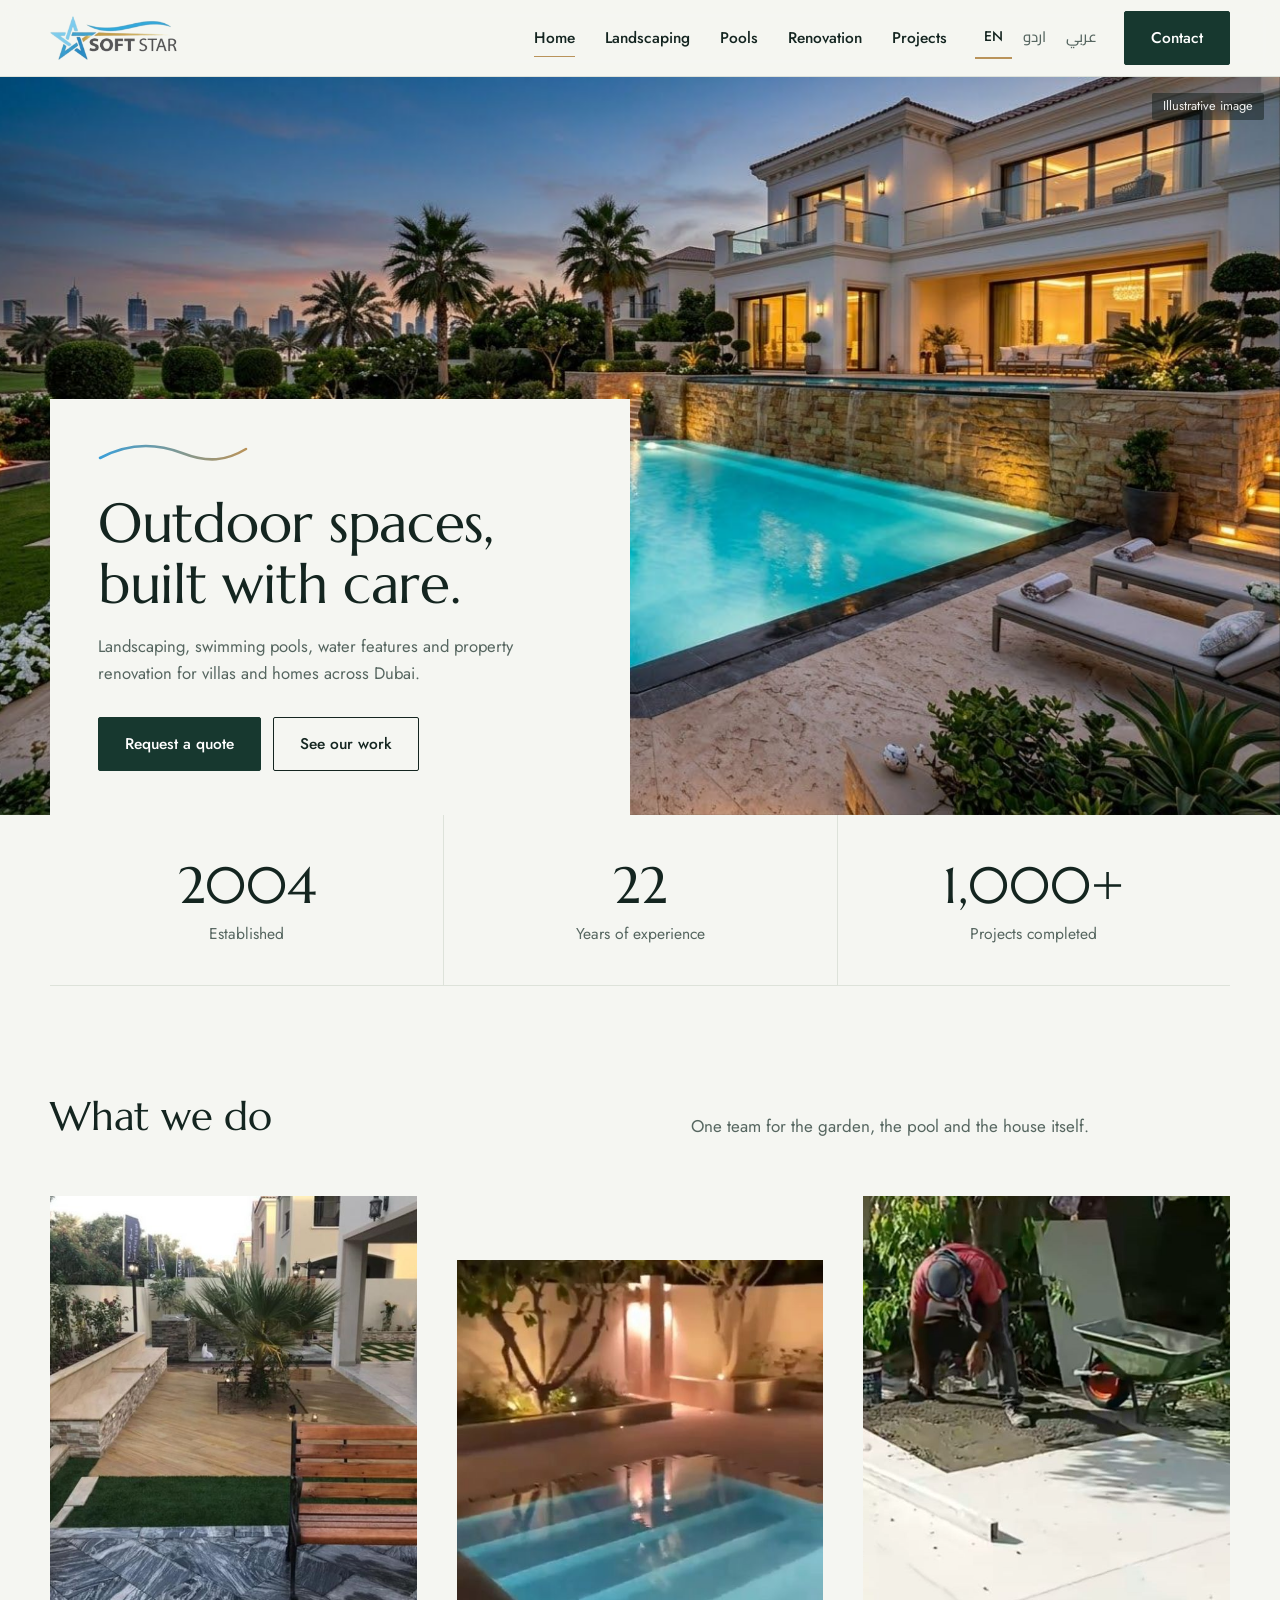
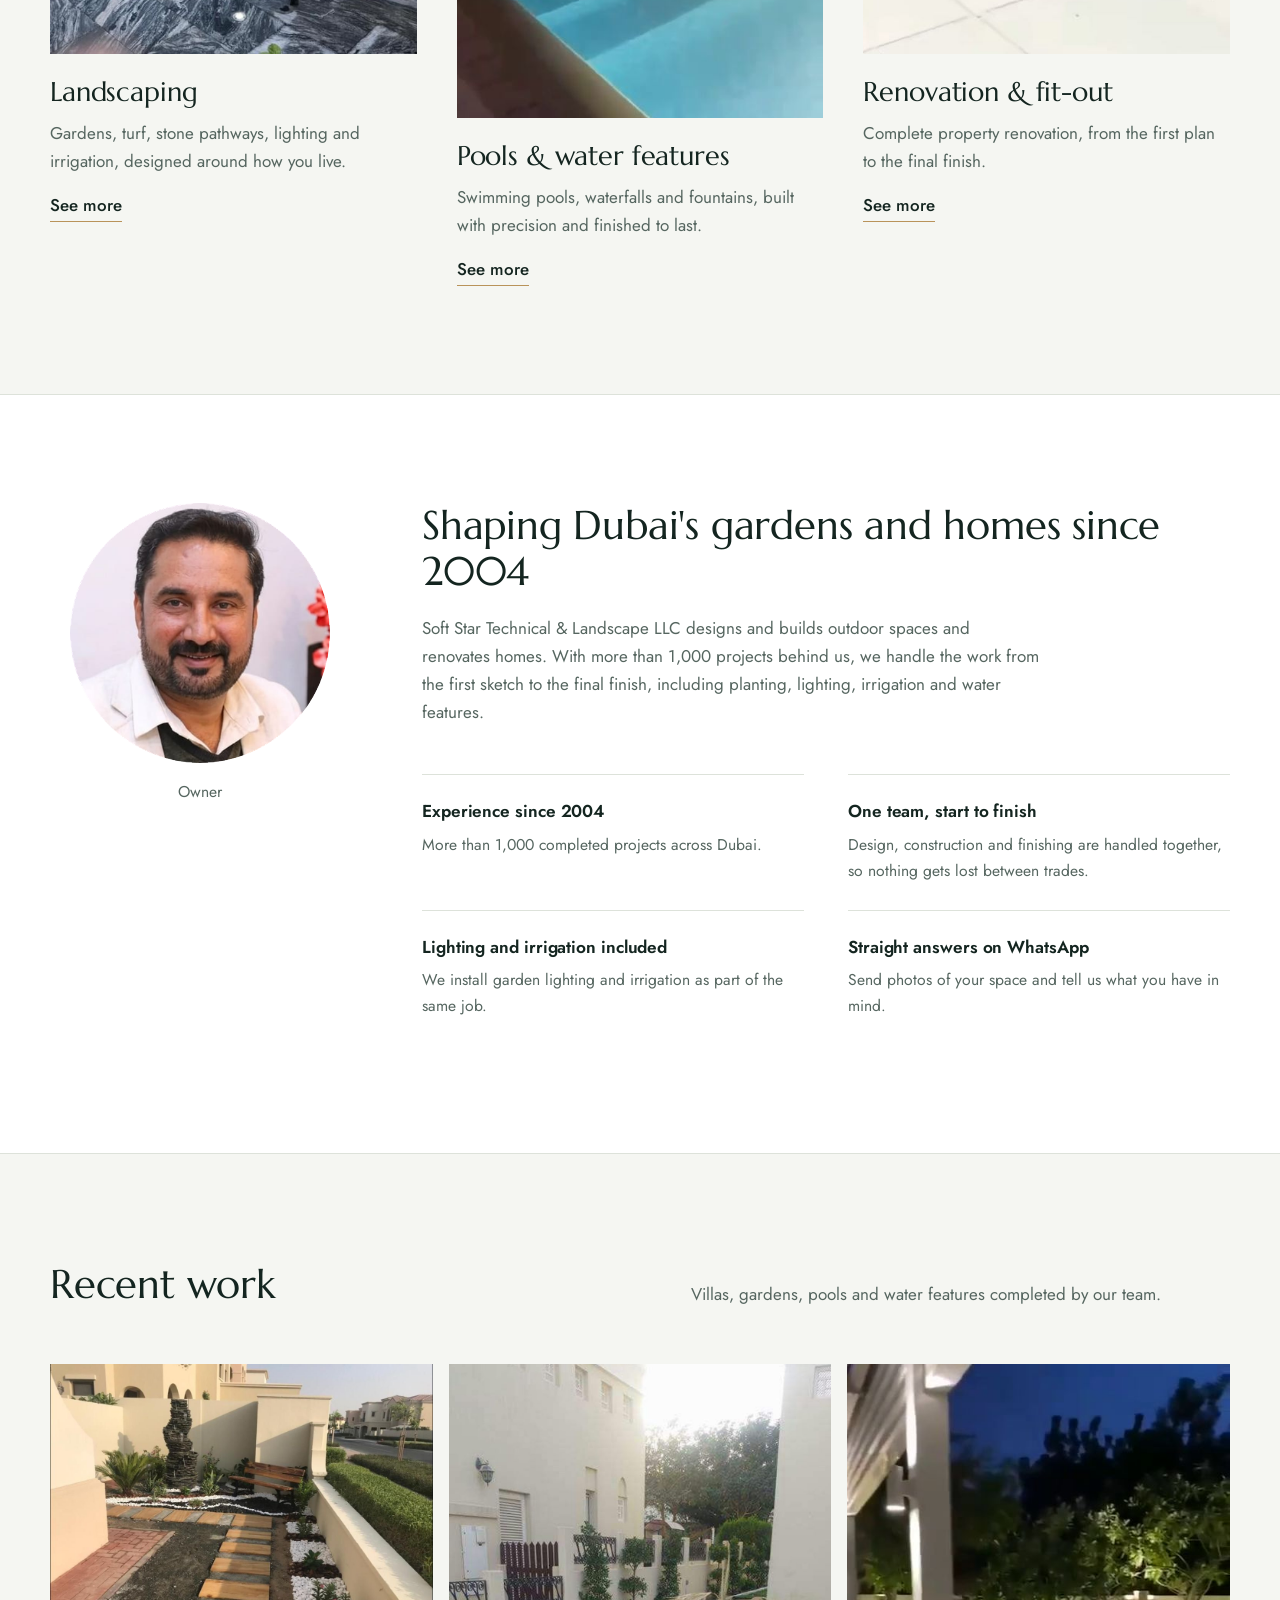
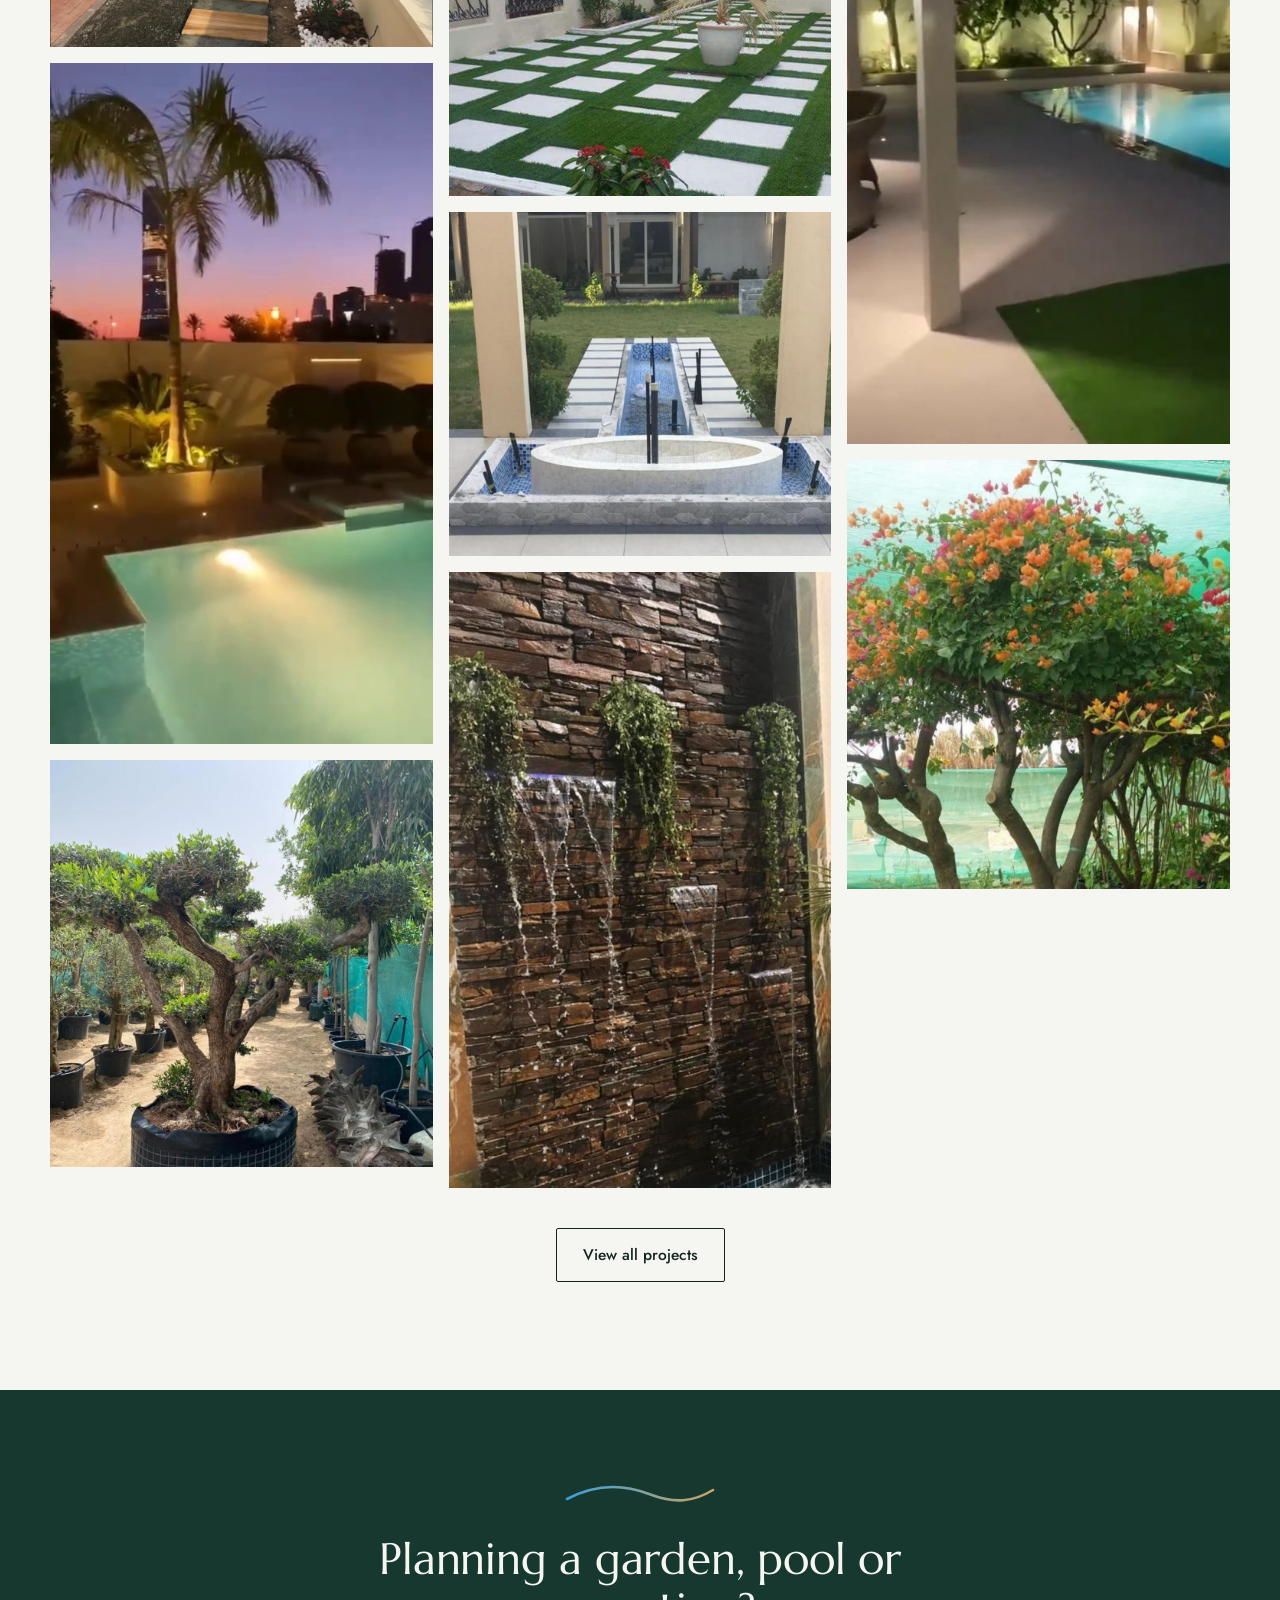
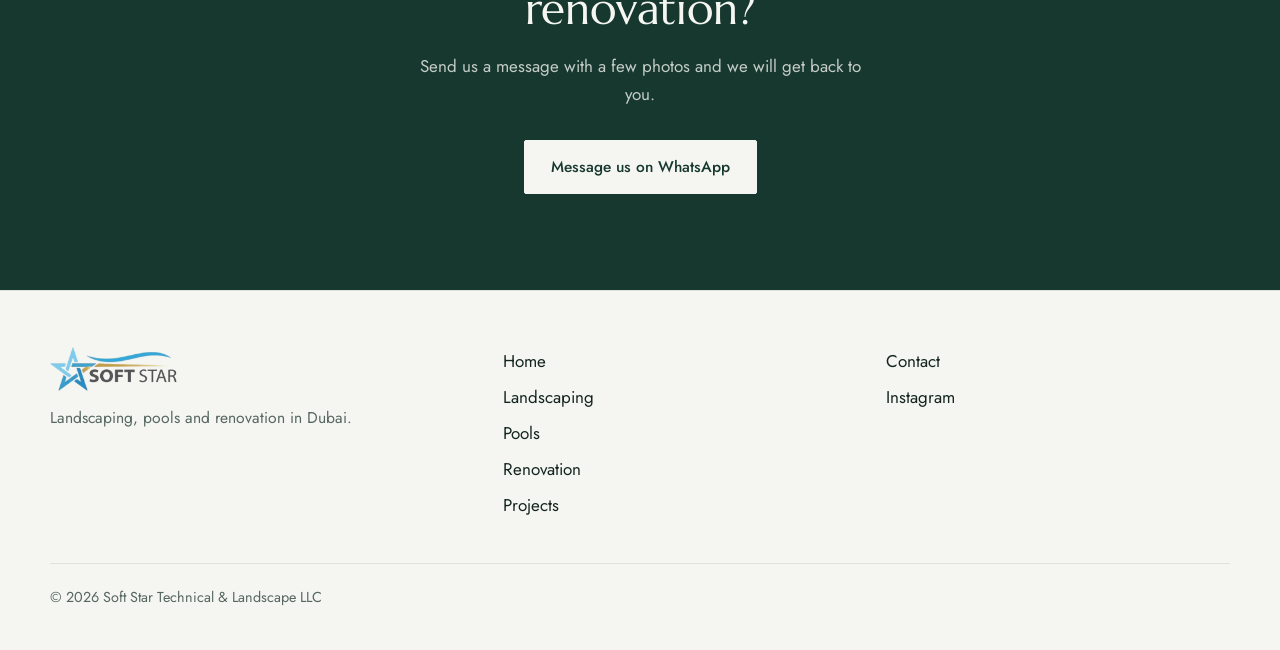
<file: index.html>
<!DOCTYPE html>
<html lang="en" dir="ltr">
<head>
<meta charset="utf-8">
<meta name="viewport" content="width=device-width, initial-scale=1, viewport-fit=cover">
<title>Soft Star | Landscaping, Pools &amp; Renovation in Dubai</title>
<meta name="description" content="Soft Star Technical &amp; Landscape LLC: landscaping, swimming pools, water features and property renovation in Dubai since 2004.">
<link rel="icon" type="image/png" href="logo-softstar-96.png">
<link rel="preconnect" href="https://fonts.googleapis.com">
<link rel="preconnect" href="https://fonts.gstatic.com" crossorigin>
<link href="https://fonts.googleapis.com/css2?family=Cairo:wght@400;600;700&family=Jost:wght@300;400;500;600&family=Marcellus&family=Noto+Nastaliq+Urdu:wght@400;600&display=swap" rel="stylesheet">
<link rel="stylesheet" href="style.css">
<style>
.hero-cap{position:absolute;top:16px;inset-inline-end:16px;z-index:2;font-size:.8rem;line-height:1;color:rgba(255,255,255,.92);background:rgba(10,20,17,.45);padding:7px 11px;border-radius:2px}
</style>
</head>
<body>

<header class="site-header">
  <div class="wrap bar">
    <a class="brand" href="#top" aria-label="Soft Star"><img src="logo-softstar-420.png" alt="Soft Star"></a>
    <nav class="nav" id="nav" aria-label="Main">
      <!-- Links go to Home sections for now; they will point to their own pages once those are built. -->
      <a href="#top" aria-current="page" data-i18n="nav.home">Home</a>
      <a href="landscaping.html" data-i18n="nav.landscaping">Landscaping</a>
      <a href="pools.html" data-i18n="nav.pools">Pools</a>
      <a href="renovation.html" data-i18n="nav.renovation">Renovation</a>
      <a href="projects.html" data-i18n="nav.projects">Projects</a>
      <a class="btn hide-d" href="contact.html" data-i18n="nav.contact" style="display:none">Contact</a>
    </nav>
    <div class="tools">
      <div class="lang" role="group" aria-label="Language">
        <button type="button" data-lang="en" aria-pressed="true">EN</button>
        <button type="button" data-lang="ur" lang="ur" aria-pressed="false">اردو</button>
        <button type="button" data-lang="ar" lang="ar" aria-pressed="false">عربي</button>
      </div>
      <a class="btn hide-m" href="contact.html" data-i18n="nav.contact">Contact</a>
      <a class="home-ico" href="#top" data-i18n-label="nav.home" aria-label="Home"><svg width="20" height="20" viewBox="0 0 24 24" fill="none" stroke="currentColor" stroke-width="1.8" stroke-linecap="round" stroke-linejoin="round" aria-hidden="true"><path d="M3 11.5 12 4l9 7.5"/><path d="M5.5 10v9.5h13V10"/><path d="M10 19.5v-5h4v5"/></svg></a>
      <button class="burger" id="burger" type="button" aria-label="Menu" aria-expanded="false" aria-controls="nav"><span></span></button>
    </div>
  </div>
</header>

<main id="top">
  <section class="hero">
    <img class="hero-img" src="villa-pool-dusk.jpg" alt="Swimming pool with a thatched gazebo, built by Soft Star" data-i18n-alt="hero.alt" width="1376" height="768">
    <span class="hero-cap" data-i18n="hero.cap">Illustrative image</span>
    <div class="hero-panel">
      <svg class="swoosh" viewBox="0 0 150 18" aria-hidden="true">
        <defs><linearGradient id="sw" x1="0" x2="1"><stop offset="0" stop-color="#3B9FD8"/><stop offset="1" stop-color="#B9935A"/></linearGradient></defs>
        <path d="M2 13 C 30 -2, 58 -2, 84 8 S 128 16, 148 4"/>
      </svg>
      <h1 data-i18n="hero.title">Outdoor spaces, built with care.</h1>
      <p class="sub" data-i18n="hero.sub">Landscaping, swimming pools, water features and property renovation for villas and homes across Dubai.</p>
      <div class="cta">
        <a class="btn wa" href="https://wa.me/971507698722" data-i18n="hero.cta1">Request a quote</a>
        <a class="btn ghost" href="#projects" data-i18n="hero.cta2">See our work</a>
      </div>
    </div>
  </section>

  <div class="wrap">
    <div class="stats">
      <div class="stat"><b>2004</b><span data-i18n="stat.est">Established</span></div>
      <div class="stat"><b data-years>22</b><span data-i18n="stat.years">Years of experience</span></div>
      <div class="stat"><b>1,000+</b><span data-i18n="stat.projects">Projects completed</span></div>
    </div>
  </div>

  <section class="section" id="services">
    <div class="wrap">
      <div class="section-head">
        <h2 data-i18n="svc.title">What we do</h2>
        <p data-i18n="svc.intro">One team for the garden, the pool and the house itself.</p>
      </div>
      <div class="svc-grid">
        <article class="svc">
          <figure><img src="landscape-villa.jpg" alt="Villa garden with sandstone paving, a bench and lantern" data-i18n-alt="svc1.alt" loading="lazy"></figure>
          <h3 data-i18n="svc1.title">Landscaping</h3>
          <p data-i18n="svc1.text">Gardens, turf, stone pathways, lighting and irrigation, designed around how you live.</p>
          <a class="more" href="landscaping.html" data-i18n="svc.more">See more</a>
        </article>
        <article class="svc">
          <figure><img src="vid-48.jpg" alt="Swimming pool lit at dusk" data-i18n-alt="svc2.alt" loading="lazy" style="object-position:center 70%"></figure>
          <h3 data-i18n="svc2.title">Pools &amp; water features</h3>
          <p data-i18n="svc2.text">Swimming pools, waterfalls and fountains, built with precision and finished to last.</p>
          <a class="more" href="pools.html" data-i18n="svc.more">See more</a>
        </article>
        <article class="svc">
          <figure><img src="tiles-work.jpg" alt="Our team laying large porcelain tiles" data-i18n-alt="svc3.alt" loading="lazy"></figure>
          <h3 data-i18n="svc3.title">Renovation &amp; fit-out</h3>
          <p data-i18n="svc3.text">Complete property renovation, from the first plan to the final finish.</p>
          <a class="more" href="renovation.html" data-i18n="svc.more">See more</a>
        </article>
      </div>
    </div>
  </section>

  <section class="about-wrap" id="about">
    <div class="wrap section">
      <div class="about">
        <figure class="owner" style="margin:0">
          <img src="owner-portrait-360.png" alt="Owner of Soft Star" data-i18n-alt="about.alt" loading="lazy">
          <figcaption data-i18n="about.caption">Owner</figcaption>
        </figure>
        <div>
          <h2 data-i18n="about.title">Shaping Dubai's gardens and homes since 2004</h2>
          <p class="lead" data-i18n="about.text">Soft Star Technical &amp; Landscape LLC designs and builds outdoor spaces and renovates homes. With more than 1,000 projects behind us, we handle the work from the first sketch to the final finish, including planting, lighting, irrigation and water features.</p>
          <div class="why">
            <div><h3 data-i18n="why1.t">Experience since 2004</h3><p data-i18n="why1.p">More than 1,000 completed projects across Dubai.</p></div>
            <div><h3 data-i18n="why2.t">One team, start to finish</h3><p data-i18n="why2.p">Design, construction and finishing are handled together, so nothing gets lost between trades.</p></div>
            <div><h3 data-i18n="why3.t">Lighting and irrigation included</h3><p data-i18n="why3.p">We install garden lighting and irrigation as part of the same job.</p></div>
            <div><h3 data-i18n="why4.t">Straight answers on WhatsApp</h3><p data-i18n="why4.p">Send photos of your space and tell us what you have in mind.</p></div>
          </div>
        </div>
      </div>
    </div>
  </section>

  <section class="section" id="projects">
    <div class="wrap">
      <div class="section-head">
        <h2 data-i18n="proj.title">Recent work</h2>
        <p data-i18n="proj.intro">Villas, gardens, pools and water features completed by our team.</p>
      </div>
      <div class="masonry" id="gallery">
        <button class="tile" type="button"><img src="slate-fountain.jpg" alt="Stone path, white pebble beds and a slate fountain" data-i18n-alt="g1.alt" loading="lazy"></button>
        <button class="tile" type="button"><img src="vid-54.jpg" alt="Pool and garden lit at sunset" data-i18n-alt="g2.alt" loading="lazy"></button>
        <button class="tile" type="button"><img src="olive-nursery.jpg" alt="Shaped olive trees in large pots" data-i18n-alt="g3.alt" loading="lazy"></button>
        <button class="tile" type="button"><img src="turf-pavers.jpg" alt="Artificial turf with white paving slabs" data-i18n-alt="g4.alt" loading="lazy"></button>
        <button class="tile" type="button"><img src="fountain.jpg" alt="Tiled fountain and water channel" data-i18n-alt="g5.alt" loading="lazy"></button>
        <button class="tile" type="button"><img src="waterfall-wall.jpg" alt="Stone wall waterfall with planters" data-i18n-alt="g6.alt" loading="lazy"></button>
        <button class="tile" type="button"><img src="vid-24.jpg" alt="Pergola and pool at night" data-i18n-alt="g7.alt" loading="lazy"></button>
        <button class="tile" type="button"><img src="bougainvillea.jpg" alt="Bougainvillea trees in pots" data-i18n-alt="g8.alt" loading="lazy"></button>
      </div>
      <div class="proj-foot"><a class="btn ghost" href="projects.html" data-i18n="proj.all">View all projects</a></div>
    </div>
  </section>

  <section class="band" id="contact">
    <div class="wrap">
      <svg class="swoosh" viewBox="0 0 150 18" aria-hidden="true">
        <defs><linearGradient id="sw2" x1="0" x2="1"><stop offset="0" stop-color="#3B9FD8"/><stop offset="1" stop-color="#C9A468"/></linearGradient></defs>
        <path d="M2 13 C 30 -2, 58 -2, 84 8 S 128 16, 148 4" style="stroke:url(#sw2)"/>
      </svg>
      <h2 data-i18n="cta.title">Planning a garden, pool or renovation?</h2>
      <p data-i18n="cta.text">Send us a message with a few photos and we will get back to you.</p>
      <a class="btn wa" href="https://wa.me/971507698722" data-i18n="cta.btn">Message us on WhatsApp</a>
    </div>
  </section>
</main>

<footer>
  <div class="wrap">
    <div class="foot">
      <div>
        <a class="foot-logo" href="#top" aria-label="Soft Star"><img src="logo-softstar-420.png" alt="Soft Star"></a>
        <p data-i18n="foot.line">Landscaping, pools and renovation in Dubai.</p>
      </div>
      <ul>
        <li><a href="#top" aria-current="page" data-i18n="nav.home">Home</a></li>
        <li><a href="landscaping.html" data-i18n="nav.landscaping">Landscaping</a></li>
        <li><a href="pools.html" data-i18n="nav.pools">Pools</a></li>
        <li><a href="renovation.html" data-i18n="nav.renovation">Renovation</a></li>
        <li><a href="projects.html" data-i18n="nav.projects">Projects</a></li>
      </ul>
      <ul>
        <li><a class="" href="contact.html" data-i18n="nav.contact">Contact</a></li>
        <li><a href="https://www.instagram.com/softstardubai/" target="_blank" rel="noopener">Instagram</a></li>
      </ul>
    </div>
    <div class="legal">&copy; <span data-year>2026</span> Soft Star Technical &amp; Landscape LLC</div>
  </div>
</footer>

<div class="lb" id="lb" role="dialog" aria-modal="true" aria-label="Photo viewer">
  <button class="x" type="button" id="lbx" aria-label="Close">&times;</button>
  <button class="p" type="button" id="lbp" aria-label="Previous">&#8249;</button>
  <img id="lbimg" alt="" src="[data-uri]">
  <button class="n" type="button" id="lbn" aria-label="Next">&#8250;</button>
</div>

<script>window.PAGE_I18N={
 "en": {
  "hero.alt": "Luxury villa swimming pool at dusk with a stone waterfall wall",
  "hero.cap": "Illustrative image"
 },
 "ur": {
  "hero.alt": "شام کے وقت پتھر کی آبشار والی دیوار کے ساتھ لگژری ولا کا سوئمنگ پول",
  "hero.cap": "نمائشی تصویر"
 },
 "ar": {
  "hero.alt": "مسبح فيلا فاخر وقت الغروب مع جدار شلال حجري",
  "hero.cap": "صورة توضيحية"
 }
};</script>
<script src="app.js"></script>
</body>
</html>
</file>
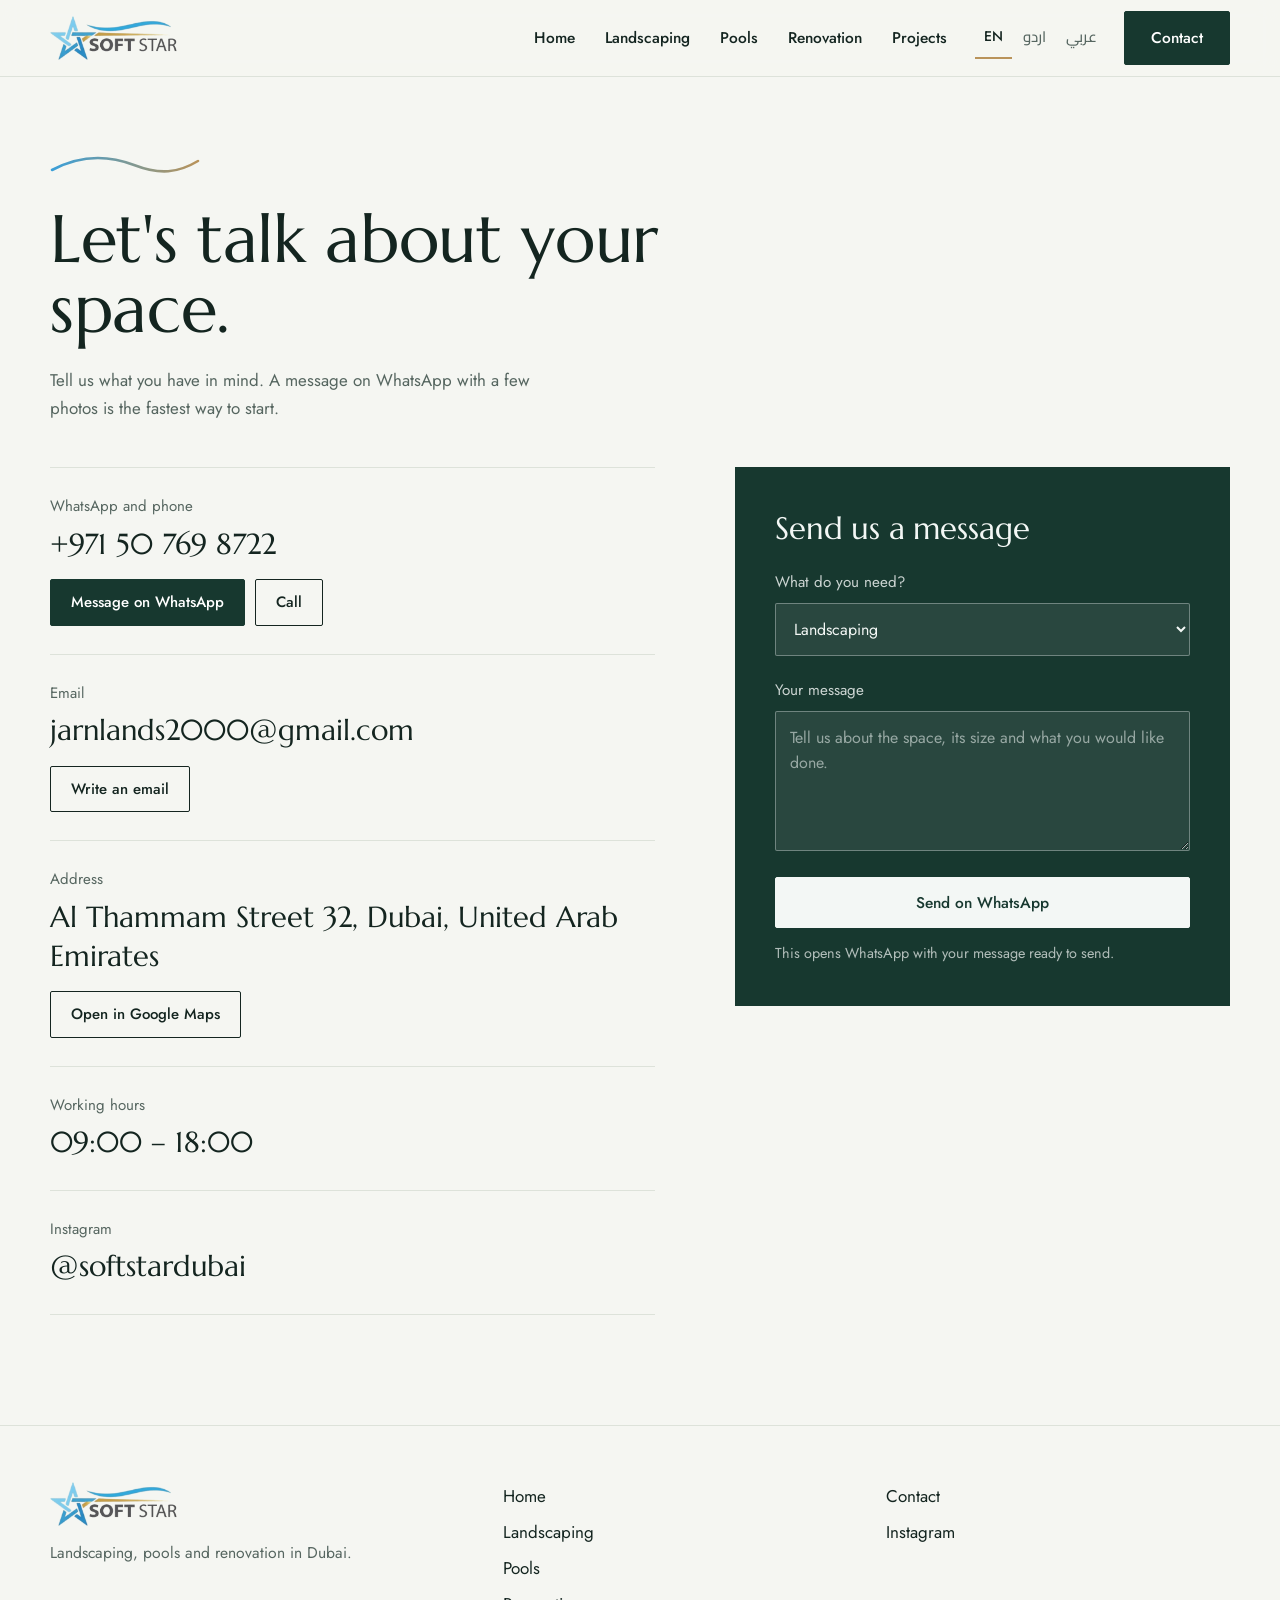
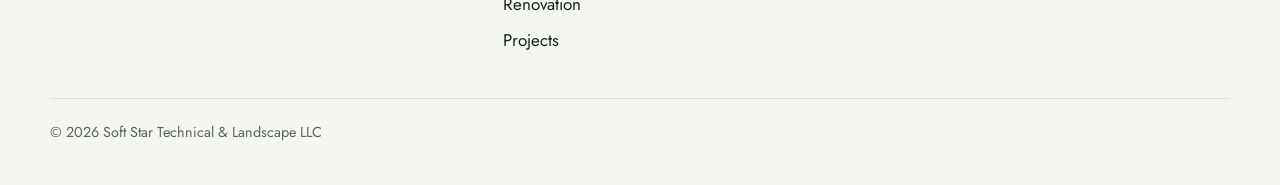
<file: contact.html>
<!DOCTYPE html>
<html lang="en" dir="ltr">
<head>
<meta charset="utf-8">
<meta name="viewport" content="width=device-width, initial-scale=1, viewport-fit=cover">
<title>Contact | Soft Star</title>
<meta name="description" content="Contact Soft Star Technical &amp; Landscape LLC in Dubai by WhatsApp, phone or email for landscaping, pools and renovation.">
<link rel="icon" type="image/png" href="logo-softstar-96.png">
<link rel="preconnect" href="https://fonts.googleapis.com">
<link rel="preconnect" href="https://fonts.gstatic.com" crossorigin>
<link href="https://fonts.googleapis.com/css2?family=Cairo:wght@400;600;700&family=Jost:wght@300;400;500;600&family=Marcellus&family=Noto+Nastaliq+Urdu:wght@400;600&display=swap" rel="stylesheet">
<link rel="stylesheet" href="style.css">
<style>
.ct-hero{padding:80px 0 44px}
.ct-hero h1{font-size:calc(clamp(2.5rem,5.2vw,4.6rem) * var(--h1-scale));line-height:1.05;max-width:14ch}
html[lang="ur"] .ct-hero h1,html[lang="ar"] .ct-hero h1{max-width:none}
html[lang="ur"] .ct-hero h1{line-height:1.7}
.ct-hero .sub{margin-top:22px;color:var(--muted);max-width:52ch;font-size:1.06rem}
.ct-grid{display:grid;grid-template-columns:minmax(0,1.1fr) minmax(0,.9fr);gap:80px;align-items:start;padding-bottom:110px}
.ct-row{border-top:1px solid var(--line);padding:26px 0 28px}
.ct-row:last-child{border-bottom:1px solid var(--line)}
.ct-row dt{color:var(--muted);font-size:.94rem}
.ct-row dd{margin:6px 0 0}
.ct-list{margin:0}
.big{display:block;font-family:var(--f-display);font-size:clamp(1.45rem,2.3vw,2rem);line-height:1.3;color:var(--ink);text-decoration:none;word-break:break-word;unicode-bidi:plaintext}
html[lang="ar"] .big,html[lang="ur"] .big{line-height:1.7}
a.big:hover{text-decoration:underline;text-decoration-color:var(--sand);text-underline-offset:5px}
.acts{margin-top:16px;display:flex;gap:10px;flex-wrap:wrap}
.acts .btn{padding:10px 20px;font-size:15px}
.ct-card{background:#17382F;color:#F3F7F5;padding:44px 40px 40px;position:sticky;top:104px}
.ct-card h2{font-size:clamp(1.6rem,2.4vw,2.2rem);line-height:1.2}
html[lang="ur"] .ct-card h2{line-height:1.7}
.ct-card label{display:block;margin-top:22px;font-size:.95rem;color:rgba(243,247,245,.82)}
.ct-card select,.ct-card textarea{display:block;width:100%;margin-top:8px;font:inherit;font-size:16px;color:#F3F7F5;background:rgba(255,255,255,.08);border:1px solid rgba(243,247,245,.35);border-radius:2px;padding:13px 14px}
.ct-card select option{color:#142520;background:#fff}
.ct-card textarea{min-height:140px;resize:vertical;line-height:1.6}
.ct-card textarea::placeholder{color:rgba(243,247,245,.55)}
.ct-card select:focus,.ct-card textarea:focus{outline:2px solid #C9A468;outline-offset:2px}
.ct-card .btn{margin-top:26px;width:100%;background:#F3F7F5;color:#17382F;border-color:#F3F7F5;text-align:center}
.ct-card .btn:hover{background:transparent;color:#F3F7F5}
.ct-card .note{margin-top:14px;font-size:.9rem;color:rgba(243,247,245,.7)}
@media (max-width:1000px){
  .ct-hero{padding:48px 0 28px}
  .ct-grid{grid-template-columns:1fr;gap:48px;padding-bottom:80px}
  .ct-card{position:static;padding:32px 24px 30px}
}
</style>
</head>
<body>

<header class="site-header">
  <div class="wrap bar">
    <a class="brand" href="index.html" aria-label="Soft Star"><img src="logo-softstar-420.png" alt="Soft Star"></a>
    <nav class="nav" id="nav" aria-label="Main">
      <!-- Links go to Home sections for now; they will point to their own pages once those are built. -->
      <a href="index.html" data-i18n="nav.home">Home</a>
      <a href="landscaping.html" data-i18n="nav.landscaping">Landscaping</a>
      <a href="pools.html" data-i18n="nav.pools">Pools</a>
      <a href="renovation.html" data-i18n="nav.renovation">Renovation</a>
      <a href="projects.html" data-i18n="nav.projects">Projects</a>
      <a class="btn hide-d" href="#top" data-i18n="nav.contact" style="display:none">Contact</a>
    </nav>
    <div class="tools">
      <div class="lang" role="group" aria-label="Language">
        <button type="button" data-lang="en" aria-pressed="true">EN</button>
        <button type="button" data-lang="ur" lang="ur" aria-pressed="false">اردو</button>
        <button type="button" data-lang="ar" lang="ar" aria-pressed="false">عربي</button>
      </div>
      <a class="btn hide-m" href="#top" data-i18n="nav.contact">Contact</a>
      <a class="home-ico" href="index.html" data-i18n-label="nav.home" aria-label="Home"><svg width="20" height="20" viewBox="0 0 24 24" fill="none" stroke="currentColor" stroke-width="1.8" stroke-linecap="round" stroke-linejoin="round" aria-hidden="true"><path d="M3 11.5 12 4l9 7.5"/><path d="M5.5 10v9.5h13V10"/><path d="M10 19.5v-5h4v5"/></svg></a>
      <button class="burger" id="burger" type="button" aria-label="Menu" aria-expanded="false" aria-controls="nav"><span></span></button>
    </div>
  </div>
</header>

<main id="top">
  <section class="ct-hero">
    <div class="wrap">
      <svg class="swoosh" viewBox="0 0 150 18" aria-hidden="true">
        <defs><linearGradient id="sw" x1="0" x2="1"><stop offset="0" stop-color="#3B9FD8"/><stop offset="1" stop-color="#B9935A"/></linearGradient></defs>
        <path d="M2 13 C 30 -2, 58 -2, 84 8 S 128 16, 148 4"/>
      </svg>
      <h1 data-i18n="ct.h1">Let's talk about your space.</h1>
      <p class="sub" data-i18n="ct.sub">Tell us what you have in mind. A message on WhatsApp with a few photos is the fastest way to start.</p>
    </div>
  </section>

  <div class="wrap">
    <div class="ct-grid">
      <dl class="ct-list">
        <div class="ct-row">
          <dt data-i18n="ct.l.phone">WhatsApp and phone</dt>
          <dd>
            <a class="big" dir="ltr" href="tel:+971507698722">+971 50 769 8722</a>
            <div class="acts">
              <a class="btn wa" href="https://wa.me/971507698722" data-i18n="ct.a.wa">Message on WhatsApp</a>
              <a class="btn ghost" href="tel:+971507698722" data-i18n="ct.a.call">Call</a>
            </div>
          </dd>
        </div>
        <div class="ct-row">
          <dt data-i18n="ct.l.email">Email</dt>
          <dd>
            <a class="big" dir="ltr" href="mailto:jarnlands2000@gmail.com">jarnlands2000@gmail.com</a>
            <div class="acts"><a class="btn ghost" href="mailto:jarnlands2000@gmail.com" data-i18n="ct.a.mail">Write an email</a></div>
          </dd>
        </div>
        <div class="ct-row">
          <dt data-i18n="ct.l.addr">Address</dt>
          <dd>
            <p class="big" data-i18n="ct.addr">Al Thammam Street 32, Dubai, United Arab Emirates</p>
            <div class="acts"><a class="btn ghost" href="https://maps.app.goo.gl/LYUvZFwGYB1hjPvC8" target="_blank" rel="noopener" data-i18n="ct.a.map">Open in Google Maps</a></div>
          </dd>
        </div>
        <div class="ct-row">
          <dt data-i18n="ct.l.hours">Working hours</dt>
          <dd><p class="big" dir="ltr">09:00 &ndash; 18:00</p></dd>
        </div>
        <div class="ct-row">
          <dt data-i18n="ct.l.ig">Instagram</dt>
          <dd><a class="big" dir="ltr" href="https://www.instagram.com/softstardubai/" target="_blank" rel="noopener">@softstardubai</a></dd>
        </div>
      </dl>

      <form class="ct-card" id="cf" novalidate>
        <h2 data-i18n="ct.f.title">Send us a message</h2>
        <label for="cs" data-i18n="ct.f.service">What do you need?</label>
        <select id="cs">
          <option data-i18n="svc1.title">Landscaping</option>
          <option data-i18n="svc2.title">Pools &amp; water features</option>
          <option data-i18n="svc3.title">Renovation &amp; fit-out</option>
          <option data-i18n="ct.f.other">Something else</option>
        </select>
        <label for="cm" data-i18n="ct.f.msg">Your message</label>
        <textarea placeholder="Tell us about the space, its size and what you would like done." id="cm" data-i18n-ph="ct.f.ph"></textarea>
        <button class="btn" type="submit" data-i18n="ct.f.send">Send on WhatsApp</button>
        <p class="note" data-i18n="ct.f.note">This opens WhatsApp with your message ready to send.</p>
        <span hidden data-k="pre" data-i18n="ct.msg.pre">Hello Soft Star, I am interested in:</span>
      </form>
    </div>
  </div>

  <script>
  (function(){
    var WA="971507698722", f=document.getElementById("cf");
    f.addEventListener("submit",function(e){
      e.preventDefault();
      var pre=f.querySelector('[data-k="pre"]').textContent, s=document.getElementById("cs");
      var svc=s.options[s.selectedIndex].textContent.trim(), m=document.getElementById("cm").value.trim();
      var url="https://wa.me/"+WA+"?text="+encodeURIComponent(pre+" "+svc+(m?"\n\n"+m:""));
      var w=window.open(url,"_blank"); if(w){w.opener=null;} else {location.href=url;}
    });
  })();
  </script>
</main>

<footer>
  <div class="wrap">
    <div class="foot">
      <div>
        <a class="foot-logo" href="index.html" aria-label="Soft Star"><img src="logo-softstar-420.png" alt="Soft Star"></a>
        <p data-i18n="foot.line">Landscaping, pools and renovation in Dubai.</p>
      </div>
      <ul>
        <li><a href="index.html" data-i18n="nav.home">Home</a></li>
        <li><a href="landscaping.html" data-i18n="nav.landscaping">Landscaping</a></li>
        <li><a href="pools.html" data-i18n="nav.pools">Pools</a></li>
        <li><a href="renovation.html" data-i18n="nav.renovation">Renovation</a></li>
        <li><a href="projects.html" data-i18n="nav.projects">Projects</a></li>
      </ul>
      <ul>
        <li><a class="" href="#top" data-i18n="nav.contact">Contact</a></li>
        <li><a href="https://www.instagram.com/softstardubai/" target="_blank" rel="noopener">Instagram</a></li>
      </ul>
    </div>
    <div class="legal">&copy; <span data-year>2026</span> Soft Star Technical &amp; Landscape LLC</div>
  </div>
</footer>

<div class="lb" id="lb" role="dialog" aria-modal="true" aria-label="Photo viewer">
  <button class="x" type="button" id="lbx" aria-label="Close">&times;</button>
  <button class="p" type="button" id="lbp" aria-label="Previous">&#8249;</button>
  <img id="lbimg" alt="" src="[data-uri]">
  <button class="n" type="button" id="lbn" aria-label="Next">&#8250;</button>
</div>

<script>window.PAGE_I18N={
 "en": {
  "title": "Contact | Soft Star",
  "ct.h1": "Let's talk about your space.",
  "ct.sub": "Tell us what you have in mind. A message on WhatsApp with a few photos is the fastest way to start.",
  "ct.l.phone": "WhatsApp and phone",
  "ct.l.email": "Email",
  "ct.l.addr": "Address",
  "ct.l.hours": "Working hours",
  "ct.l.ig": "Instagram",
  "ct.addr": "Al Thammam Street 32, Dubai, United Arab Emirates",
  "ct.a.wa": "Message on WhatsApp",
  "ct.a.call": "Call",
  "ct.a.mail": "Write an email",
  "ct.a.map": "Open in Google Maps",
  "ct.f.title": "Send us a message",
  "ct.f.service": "What do you need?",
  "ct.f.other": "Something else",
  "ct.f.msg": "Your message",
  "ct.f.ph": "Tell us about the space, its size and what you would like done.",
  "ct.f.send": "Send on WhatsApp",
  "ct.f.note": "This opens WhatsApp with your message ready to send.",
  "ct.msg.pre": "Hello Soft Star, I am interested in:"
 },
 "ur": {
  "title": "رابطہ | سافٹ اسٹار",
  "ct.h1": "آئیے آپ کی جگہ کے بارے میں بات کریں۔",
  "ct.sub": "بتائیں کہ آپ کیا چاہتے ہیں۔ چند تصاویر کے ساتھ واٹس ایپ پیغام شروع کرنے کا سب سے تیز طریقہ ہے۔",
  "ct.l.phone": "واٹس ایپ اور فون",
  "ct.l.email": "ای میل",
  "ct.l.addr": "پتہ",
  "ct.l.hours": "کام کے اوقات",
  "ct.l.ig": "انسٹاگرام",
  "ct.addr": "Al Thammam Street 32، دبئی، متحدہ عرب امارات",
  "ct.a.wa": "واٹس ایپ پر پیغام بھیجیں",
  "ct.a.call": "کال کریں",
  "ct.a.mail": "ای میل لکھیں",
  "ct.a.map": "گوگل میپس میں کھولیں",
  "ct.f.title": "ہمیں پیغام بھیجیں",
  "ct.f.service": "آپ کو کیا چاہیے؟",
  "ct.f.other": "کچھ اور",
  "ct.f.msg": "آپ کا پیغام",
  "ct.f.ph": "اپنی جگہ، اس کے سائز اور مطلوبہ کام کے بارے میں بتائیں۔",
  "ct.f.send": "واٹس ایپ پر بھیجیں",
  "ct.f.note": "اس سے واٹس ایپ آپ کے تیار پیغام کے ساتھ کھلے گا۔",
  "ct.msg.pre": "السلام علیکم سافٹ اسٹار، مجھے درکار ہے:"
 },
 "ar": {
  "title": "اتصل بنا | سوفت ستار",
  "ct.h1": "لنتحدث عن مساحتك.",
  "ct.sub": "أخبرنا بما يدور في ذهنك. رسالة على واتساب مع بعض الصور هي أسرع طريقة للبدء.",
  "ct.l.phone": "واتساب والهاتف",
  "ct.l.email": "البريد الإلكتروني",
  "ct.l.addr": "العنوان",
  "ct.l.hours": "ساعات العمل",
  "ct.l.ig": "إنستغرام",
  "ct.addr": "Al Thammam Street 32، دبي، الإمارات العربية المتحدة",
  "ct.a.wa": "راسلنا عبر واتساب",
  "ct.a.call": "اتصل",
  "ct.a.mail": "اكتب بريدًا إلكترونيًا",
  "ct.a.map": "افتح في خرائط جوجل",
  "ct.f.title": "أرسل لنا رسالة",
  "ct.f.service": "ما الذي تحتاجه؟",
  "ct.f.other": "شيء آخر",
  "ct.f.msg": "رسالتك",
  "ct.f.ph": "أخبرنا عن المساحة وحجمها وما ترغب في تنفيذه.",
  "ct.f.send": "إرسال عبر واتساب",
  "ct.f.note": "سيفتح واتساب ومعه رسالتك جاهزة للإرسال.",
  "ct.msg.pre": "مرحبًا سوفت ستار، أنا مهتم بـ:"
 }
};</script>
<script src="app.js"></script>
</body>
</html>
</file>
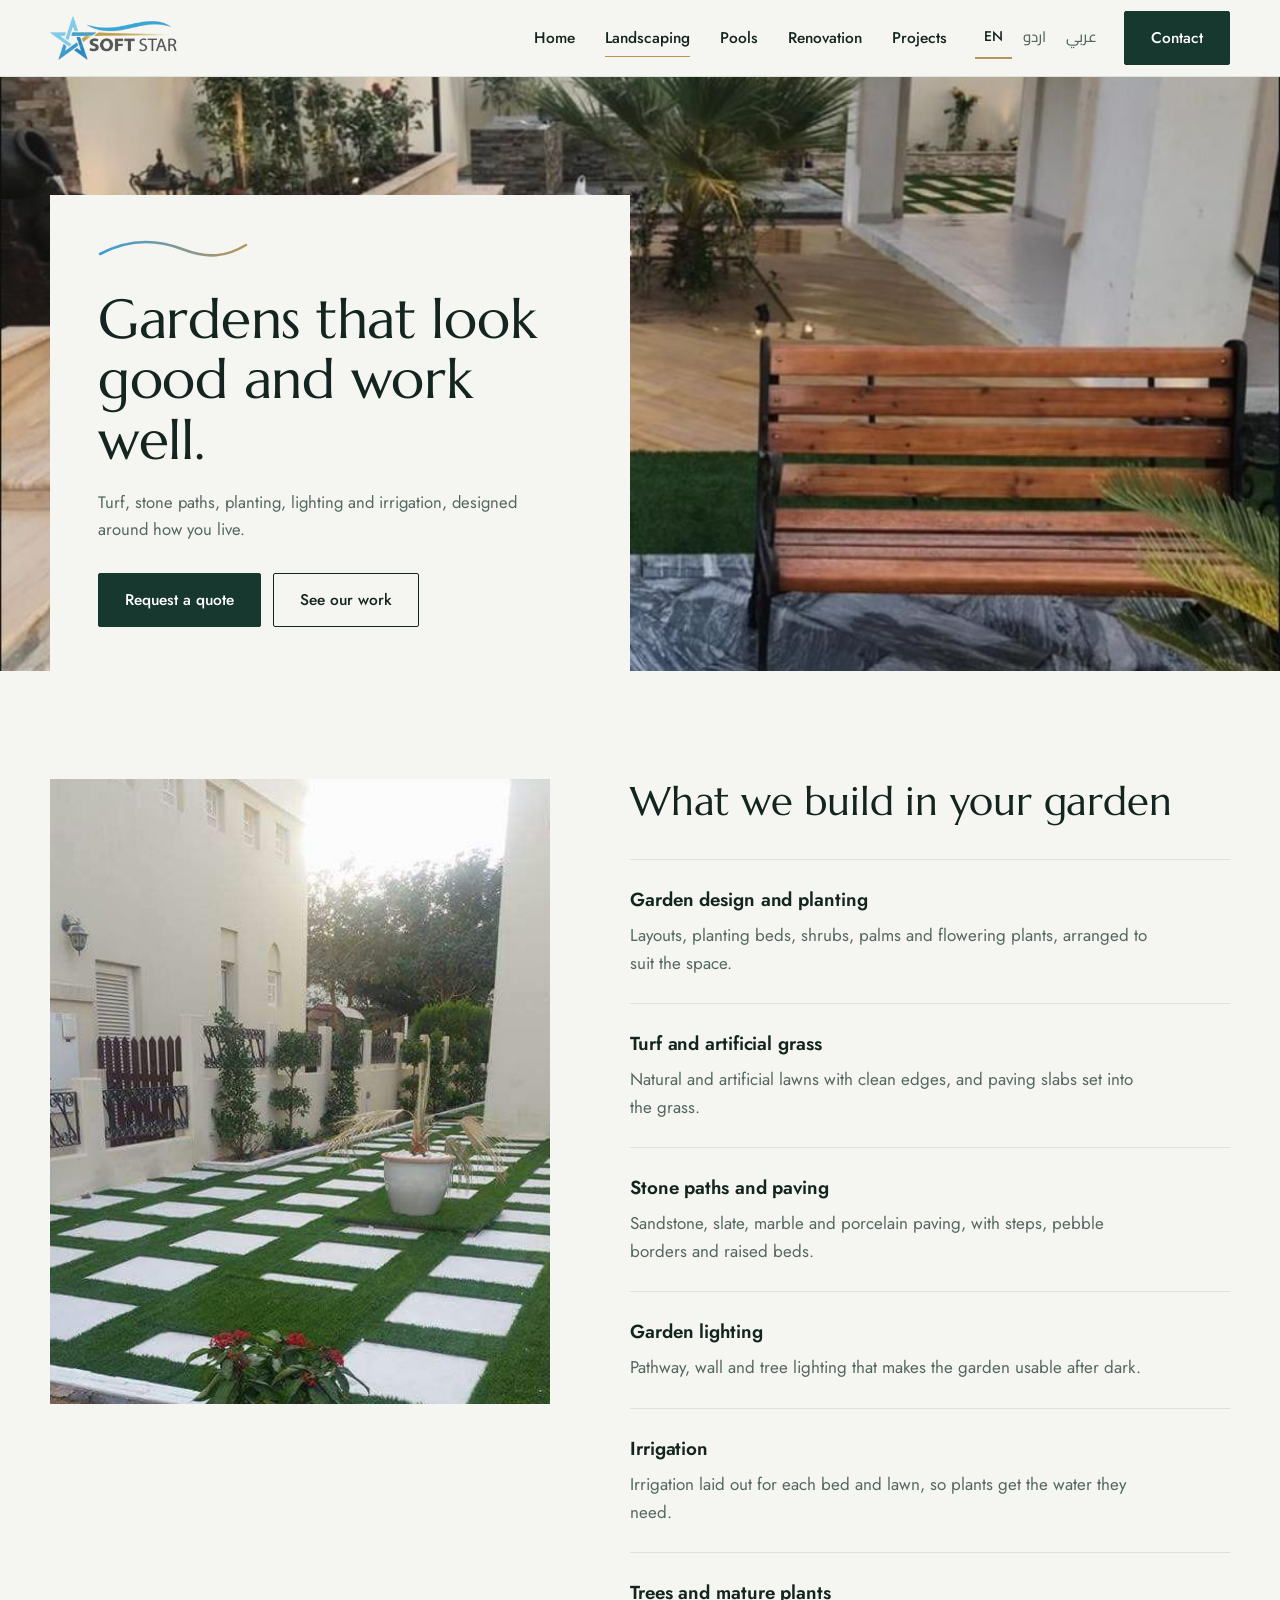
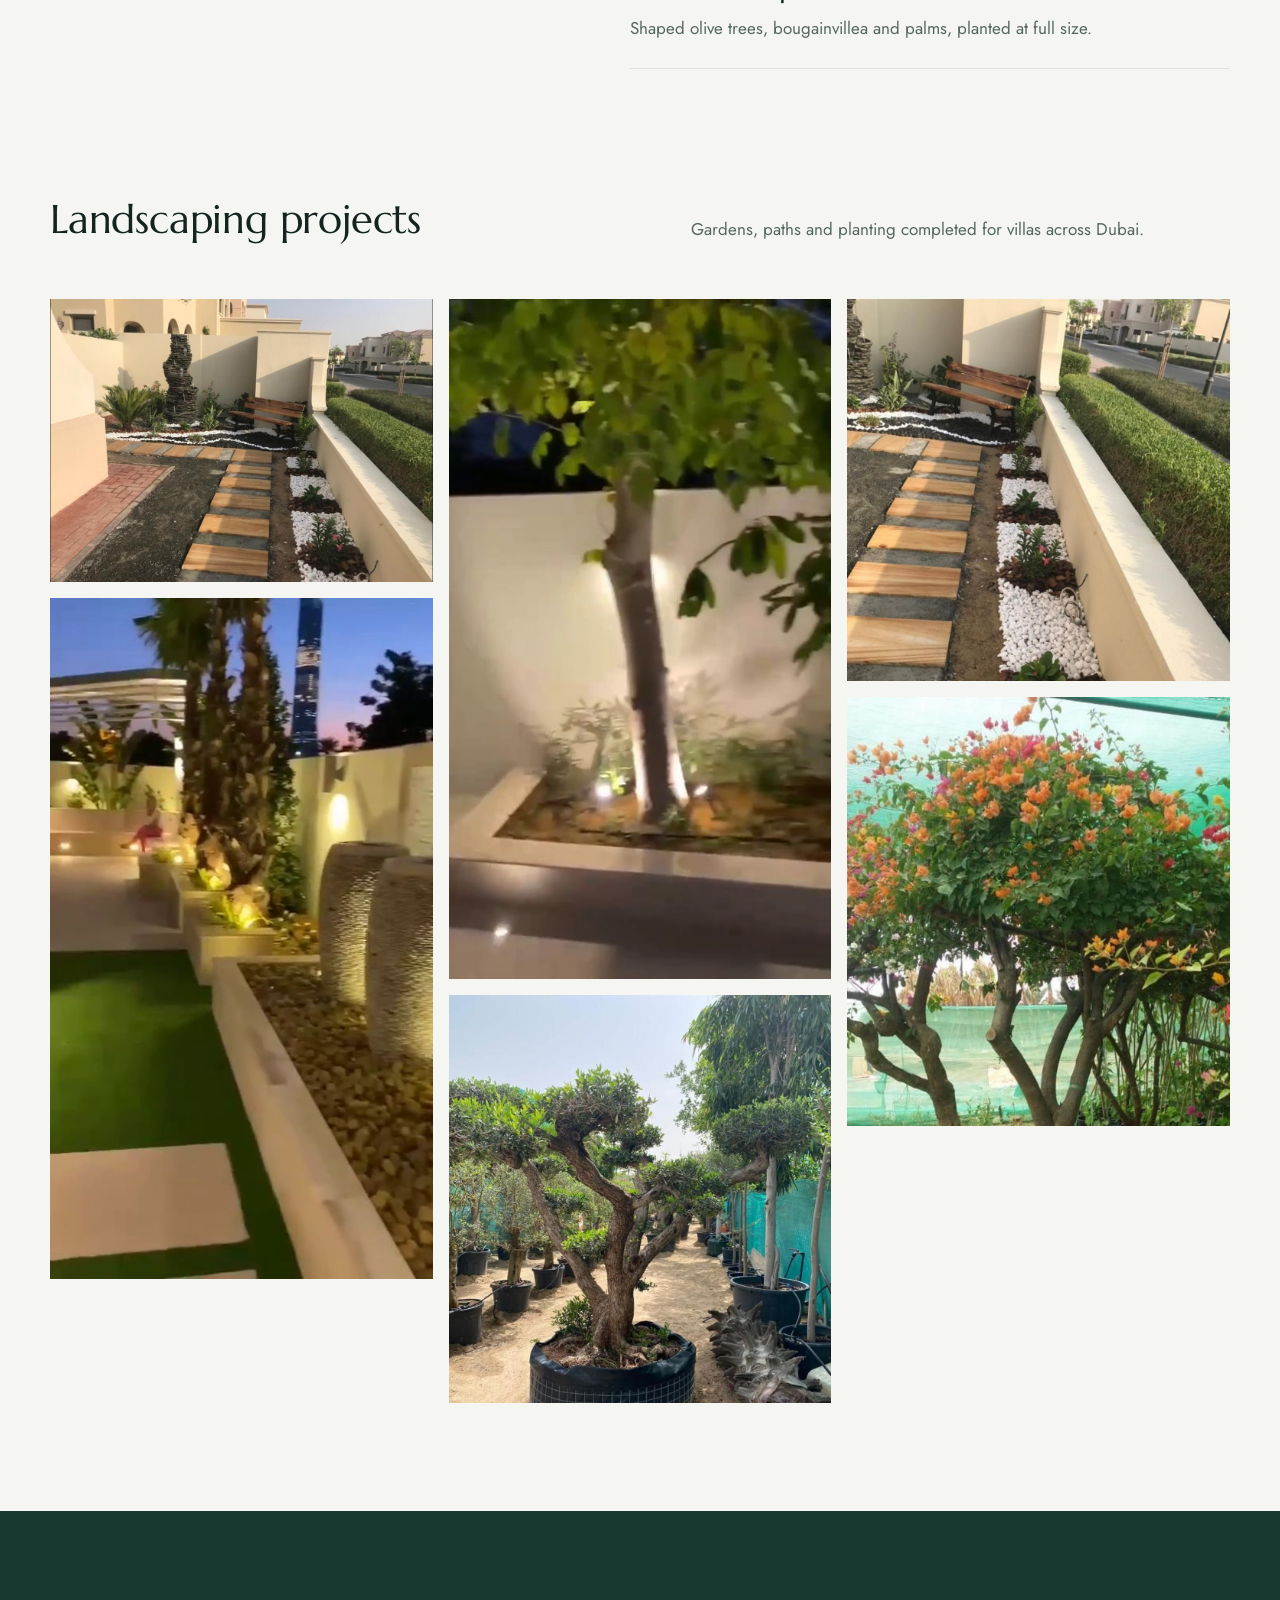
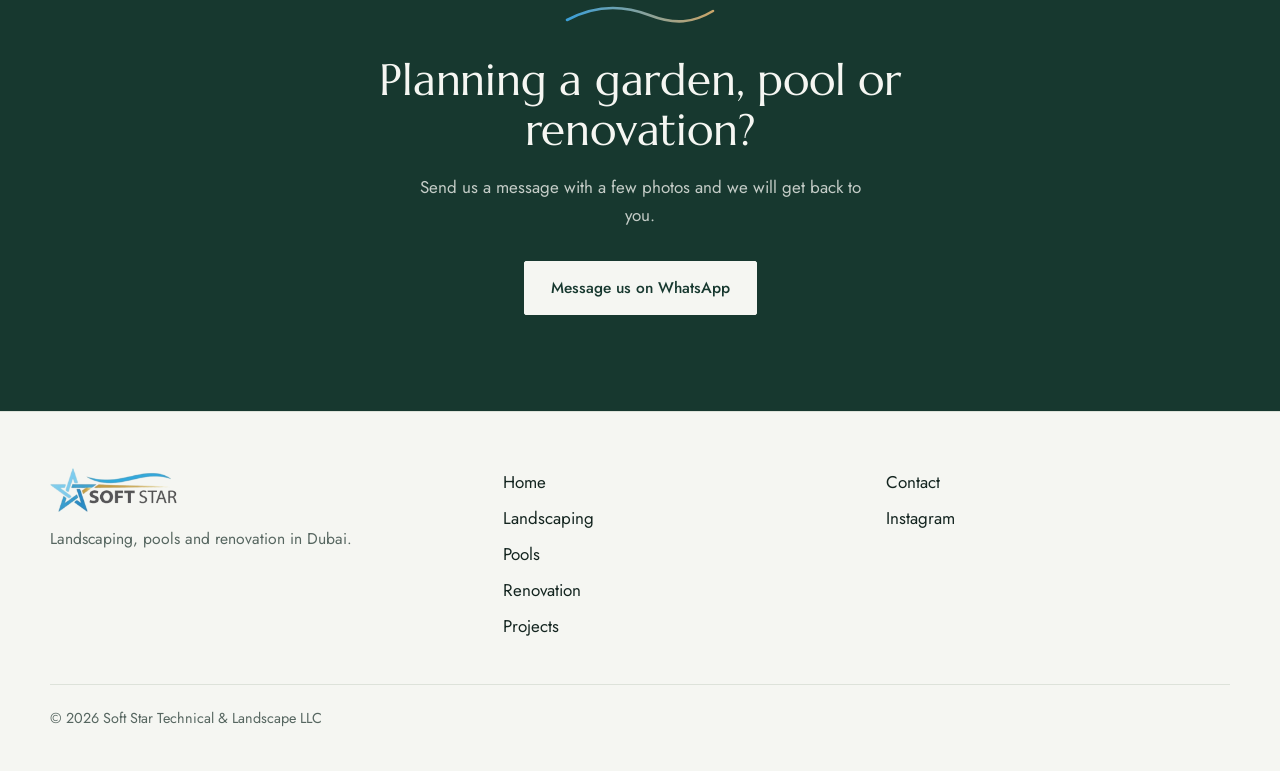
<file: landscaping.html>
<!DOCTYPE html>
<html lang="en" dir="ltr">
<head>
<meta charset="utf-8">
<meta name="viewport" content="width=device-width, initial-scale=1, viewport-fit=cover">
<title>Landscaping in Dubai | Soft Star</title>
<meta name="description" content="Garden design, turf, stone paths, lighting, irrigation and mature trees for villas across Dubai, by Soft Star Technical &amp; Landscape LLC.">
<link rel="icon" type="image/png" href="logo-softstar-96.png">
<link rel="preconnect" href="https://fonts.googleapis.com">
<link rel="preconnect" href="https://fonts.gstatic.com" crossorigin>
<link href="https://fonts.googleapis.com/css2?family=Cairo:wght@400;600;700&family=Jost:wght@300;400;500;600&family=Marcellus&family=Noto+Nastaliq+Urdu:wght@400;600&display=swap" rel="stylesheet">
<link rel="stylesheet" href="style.css">
<style>
.page-hero .hero-img{height:clamp(420px,66vh,640px);object-position:center 58%}
.inc{display:grid;grid-template-columns:minmax(0,5fr) minmax(0,6fr);gap:80px;align-items:start}
.inc figure{margin:0;position:sticky;top:112px;aspect-ratio:4/5;overflow:hidden;background:var(--line)}
.inc figure img{width:100%;height:100%;object-fit:cover}
.inc h2{font-size:clamp(1.9rem,3.1vw,2.9rem);line-height:1.15;margin-bottom:34px}
html[lang="ur"] .inc h2{line-height:1.7}
.rows > div{border-top:1px solid var(--line);padding:24px 0 26px}
.rows > div:last-child{border-bottom:1px solid var(--line)}
.rows h3{font-family:var(--f-body);font-size:1.18rem;font-weight:600}
.rows p{margin-top:6px;color:var(--muted);max-width:52ch}
@media (max-width:1000px){
  .inc{grid-template-columns:1fr;gap:40px}
  .inc figure{position:static;aspect-ratio:4/3}
}
</style>
</head>
<body>

<header class="site-header">
  <div class="wrap bar">
    <a class="brand" href="index.html" aria-label="Soft Star"><img src="logo-softstar-420.png" alt="Soft Star"></a>
    <nav class="nav" id="nav" aria-label="Main">
      <!-- Links go to Home sections for now; they will point to their own pages once those are built. -->
      <a href="index.html" data-i18n="nav.home">Home</a>
      <a href="landscaping.html" aria-current="page" data-i18n="nav.landscaping">Landscaping</a>
      <a href="pools.html" data-i18n="nav.pools">Pools</a>
      <a href="renovation.html" data-i18n="nav.renovation">Renovation</a>
      <a href="projects.html" data-i18n="nav.projects">Projects</a>
      <a class="btn hide-d" href="contact.html" data-i18n="nav.contact" style="display:none">Contact</a>
    </nav>
    <div class="tools">
      <div class="lang" role="group" aria-label="Language">
        <button type="button" data-lang="en" aria-pressed="true">EN</button>
        <button type="button" data-lang="ur" lang="ur" aria-pressed="false">اردو</button>
        <button type="button" data-lang="ar" lang="ar" aria-pressed="false">عربي</button>
      </div>
      <a class="btn hide-m" href="contact.html" data-i18n="nav.contact">Contact</a>
      <a class="home-ico" href="index.html" data-i18n-label="nav.home" aria-label="Home"><svg width="20" height="20" viewBox="0 0 24 24" fill="none" stroke="currentColor" stroke-width="1.8" stroke-linecap="round" stroke-linejoin="round" aria-hidden="true"><path d="M3 11.5 12 4l9 7.5"/><path d="M5.5 10v9.5h13V10"/><path d="M10 19.5v-5h4v5"/></svg></a>
      <button class="burger" id="burger" type="button" aria-label="Menu" aria-expanded="false" aria-controls="nav"><span></span></button>
    </div>
  </div>
</header>

<main id="top">
  <section class="hero page-hero">
    <img class="hero-img" src="landscape-villa.jpg" alt="Villa garden with sandstone paving, a bench and lantern" data-i18n-alt="svc1.alt" width="1080" height="800">
    <div class="hero-panel">
      <svg class="swoosh" viewBox="0 0 150 18" aria-hidden="true">
        <defs><linearGradient id="sw" x1="0" x2="1"><stop offset="0" stop-color="#3B9FD8"/><stop offset="1" stop-color="#B9935A"/></linearGradient></defs>
        <path d="M2 13 C 30 -2, 58 -2, 84 8 S 128 16, 148 4"/>
      </svg>
      <h1 data-i18n="ls.h1">Gardens that look good and work well.</h1>
      <p class="sub" data-i18n="ls.sub">Turf, stone paths, planting, lighting and irrigation, designed around how you live.</p>
      <div class="cta">
        <a class="btn wa" href="https://wa.me/971507698722" data-i18n="hero.cta1">Request a quote</a>
        <a class="btn ghost" href="#projects" data-i18n="hero.cta2">See our work</a>
      </div>
    </div>
  </section>

  <section class="section">
    <div class="wrap">
      <div class="inc">
        <figure><img src="turf-pavers.jpg" alt="Artificial turf with white paving slabs" data-i18n-alt="g4.alt" loading="lazy"></figure>
        <div>
          <h2 data-i18n="ls.inc.title">What we build in your garden</h2>
          <div class="rows">
          <div><h3 data-i18n="ls.r1.t">Garden design and planting</h3><p data-i18n="ls.r1.p">Layouts, planting beds, shrubs, palms and flowering plants, arranged to suit the space.</p></div>
          <div><h3 data-i18n="ls.r2.t">Turf and artificial grass</h3><p data-i18n="ls.r2.p">Natural and artificial lawns with clean edges, and paving slabs set into the grass.</p></div>
          <div><h3 data-i18n="ls.r3.t">Stone paths and paving</h3><p data-i18n="ls.r3.p">Sandstone, slate, marble and porcelain paving, with steps, pebble borders and raised beds.</p></div>
          <div><h3 data-i18n="ls.r4.t">Garden lighting</h3><p data-i18n="ls.r4.p">Pathway, wall and tree lighting that makes the garden usable after dark.</p></div>
          <div><h3 data-i18n="ls.r5.t">Irrigation</h3><p data-i18n="ls.r5.p">Irrigation laid out for each bed and lawn, so plants get the water they need.</p></div>
          <div><h3 data-i18n="ls.r6.t">Trees and mature plants</h3><p data-i18n="ls.r6.p">Shaped olive trees, bougainvillea and palms, planted at full size.</p></div>
          </div>
        </div>
      </div>
    </div>
  </section>

  <section class="section" id="projects" style="padding-top:20px">
    <div class="wrap">
      <div class="section-head">
        <h2 data-i18n="ls.gal.title">Landscaping projects</h2>
        <p data-i18n="ls.gal.intro">Gardens, paths and planting completed for villas across Dubai.</p>
      </div>
      <div class="masonry" id="gallery">
        <button class="tile" type="button"><img src="slate-fountain.jpg" alt="Stone path, white pebble beds and a slate fountain" data-i18n-alt="g1.alt" loading="lazy"></button>
        <button class="tile" type="button"><img src="c-9.jpg" alt="Garden with turf, pebbles and large pots at night" data-i18n-alt="ls.g10.alt" loading="lazy"></button>
        <button class="tile" type="button"><img src="c-69.jpg" alt="Garden tree lit from below at night" data-i18n-alt="ls.g11.alt" loading="lazy"></button>
        <button class="tile" type="button"><img src="olive-nursery.jpg" alt="Shaped olive trees in large pots" data-i18n-alt="g3.alt" loading="lazy"></button>
        <button class="tile" type="button"><img src="sandstone-steps.jpg" alt="Sandstone stepping stones and white pebble beds" data-i18n-alt="ls.g9.alt" loading="lazy"></button>
        <button class="tile" type="button"><img src="bougainvillea.jpg" alt="Bougainvillea trees in pots" data-i18n-alt="g8.alt" loading="lazy"></button>
      </div>
    </div>
  </section>

  <section class="band" id="contact">
    <div class="wrap">
      <svg class="swoosh" viewBox="0 0 150 18" aria-hidden="true">
        <defs><linearGradient id="sw2" x1="0" x2="1"><stop offset="0" stop-color="#3B9FD8"/><stop offset="1" stop-color="#C9A468"/></linearGradient></defs>
        <path d="M2 13 C 30 -2, 58 -2, 84 8 S 128 16, 148 4" style="stroke:url(#sw2)"/>
      </svg>
      <h2 data-i18n="cta.title">Planning a garden, pool or renovation?</h2>
      <p data-i18n="cta.text">Send us a message with a few photos and we will get back to you.</p>
      <a class="btn wa" href="https://wa.me/971507698722" data-i18n="cta.btn">Message us on WhatsApp</a>
    </div>
  </section>
</main>

<footer>
  <div class="wrap">
    <div class="foot">
      <div>
        <a class="foot-logo" href="index.html" aria-label="Soft Star"><img src="logo-softstar-420.png" alt="Soft Star"></a>
        <p data-i18n="foot.line">Landscaping, pools and renovation in Dubai.</p>
      </div>
      <ul>
        <li><a href="index.html" data-i18n="nav.home">Home</a></li>
        <li><a href="landscaping.html" aria-current="page" data-i18n="nav.landscaping">Landscaping</a></li>
        <li><a href="pools.html" data-i18n="nav.pools">Pools</a></li>
        <li><a href="renovation.html" data-i18n="nav.renovation">Renovation</a></li>
        <li><a href="projects.html" data-i18n="nav.projects">Projects</a></li>
      </ul>
      <ul>
        <li><a class="" href="contact.html" data-i18n="nav.contact">Contact</a></li>
        <li><a href="https://www.instagram.com/softstardubai/" target="_blank" rel="noopener">Instagram</a></li>
      </ul>
    </div>
    <div class="legal">&copy; <span data-year>2026</span> Soft Star Technical &amp; Landscape LLC</div>
  </div>
</footer>

<div class="lb" id="lb" role="dialog" aria-modal="true" aria-label="Photo viewer">
  <button class="x" type="button" id="lbx" aria-label="Close">&times;</button>
  <button class="p" type="button" id="lbp" aria-label="Previous">&#8249;</button>
  <img id="lbimg" alt="" src="[data-uri]">
  <button class="n" type="button" id="lbn" aria-label="Next">&#8250;</button>
</div>

<script>window.PAGE_I18N={
 "en": {
  "title": "Landscaping in Dubai | Soft Star",
  "ls.h1": "Gardens that look good and work well.",
  "ls.sub": "Turf, stone paths, planting, lighting and irrigation, designed around how you live.",
  "ls.inc.title": "What we build in your garden",
  "ls.r1.t": "Garden design and planting",
  "ls.r1.p": "Layouts, planting beds, shrubs, palms and flowering plants, arranged to suit the space.",
  "ls.r2.t": "Turf and artificial grass",
  "ls.r2.p": "Natural and artificial lawns with clean edges, and paving slabs set into the grass.",
  "ls.r3.t": "Stone paths and paving",
  "ls.r3.p": "Sandstone, slate, marble and porcelain paving, with steps, pebble borders and raised beds.",
  "ls.r4.t": "Garden lighting",
  "ls.r4.p": "Pathway, wall and tree lighting that makes the garden usable after dark.",
  "ls.r5.t": "Irrigation",
  "ls.r5.p": "Irrigation laid out for each bed and lawn, so plants get the water they need.",
  "ls.r6.t": "Trees and mature plants",
  "ls.r6.p": "Shaped olive trees, bougainvillea and palms, planted at full size.",
  "ls.gal.title": "Landscaping projects",
  "ls.gal.intro": "Gardens, paths and planting completed for villas across Dubai.",
  "ls.g9.alt": "Sandstone stepping stones and white pebble beds",
  "ls.g10.alt": "Garden with turf, pebbles and large pots at night",
  "ls.g11.alt": "Garden tree lit from below at night"
 },
 "ur": {
  "title": "دبئی میں لینڈ اسکیپنگ | سافٹ اسٹار",
  "ls.h1": "ایسے باغات جو خوبصورت بھی ہوں اور کارآمد بھی۔",
  "ls.sub": "گھاس، پتھر کے راستے، پودے، لائٹنگ اور آبپاشی، آپ کے طرزِ زندگی کے مطابق ڈیزائن۔",
  "ls.inc.title": "آپ کے باغ میں ہم کیا بناتے ہیں",
  "ls.r1.t": "باغ کا ڈیزائن اور پودے",
  "ls.r1.p": "نقشہ، کیاریاں، جھاڑیاں، کھجور اور پھول دار پودے، جگہ کے مطابق ترتیب کے ساتھ۔",
  "ls.r2.t": "گھاس اور مصنوعی گھاس",
  "ls.r2.p": "قدرتی اور مصنوعی لان، صاف کناروں کے ساتھ، اور گھاس میں جڑی ہوئی پتھر کی سلیں۔",
  "ls.r3.t": "پتھر کے راستے اور فرش",
  "ls.r3.p": "سینڈ اسٹون، سلیٹ، ماربل اور پورسلین کی فرش بندی، سیڑھیوں، کنکروں کے کناروں اور اونچی کیاریوں کے ساتھ۔",
  "ls.r4.t": "باغ کی لائٹنگ",
  "ls.r4.p": "راستوں، دیواروں اور درختوں کی لائٹنگ، تاکہ اندھیرے کے بعد بھی باغ قابلِ استعمال رہے۔",
  "ls.r5.t": "آبپاشی کا نظام",
  "ls.r5.p": "ہر کیاری اور لان کے لیے آبپاشی کی ترتیب، تاکہ پودوں کو ضرورت کا پانی ملے۔",
  "ls.r6.t": "درخت اور بڑے پودے",
  "ls.r6.p": "تراشے ہوئے زیتون، بوگن ویلیا اور کھجور، مکمل سائز میں لگائے جاتے ہیں۔",
  "ls.gal.title": "لینڈ اسکیپنگ کے پروجیکٹس",
  "ls.gal.intro": "دبئی بھر کے ولاز کے لیے مکمل کیے گئے باغات، راستے اور پودے۔",
  "ls.g9.alt": "سینڈ اسٹون کے قدم دان اور سفید کنکروں کی کیاریاں",
  "ls.g10.alt": "رات کے وقت گھاس، کنکروں اور بڑے گملوں والا باغ",
  "ls.g11.alt": "رات کو نیچے سے روشن باغ کا درخت"
 },
 "ar": {
  "title": "تنسيق الحدائق في دبي | سوفت ستار",
  "ls.h1": "حدائق جميلة المظهر وعملية الاستخدام.",
  "ls.sub": "مسطحات خضراء وممرات حجرية ونباتات وإضاءة وأنظمة ري، مصممة بما يناسب أسلوب حياتك.",
  "ls.inc.title": "ما ننفذه في حديقتك",
  "ls.r1.t": "تصميم الحدائق والزراعة",
  "ls.r1.p": "تخطيط وأحواض زراعية وشجيرات ونخيل ونباتات مزهرة، تُرتَّب بما يناسب المساحة.",
  "ls.r2.t": "العشب الطبيعي والصناعي",
  "ls.r2.p": "مسطحات طبيعية وصناعية بحواف مرتبة، وبلاطات حجرية مثبتة داخل العشب.",
  "ls.r3.t": "ممرات حجرية وأرضيات",
  "ls.r3.p": "أرضيات من الحجر الرملي والأردواز والرخام والبورسلين، مع درجات وحواف من الحصى وأحواض مرتفعة.",
  "ls.r4.t": "إضاءة الحدائق",
  "ls.r4.p": "إضاءة للممرات والجدران والأشجار تجعل الحديقة صالحة للاستخدام بعد حلول الظلام.",
  "ls.r5.t": "أنظمة الري",
  "ls.r5.p": "شبكة ري تُنفَّذ لكل حوض ومسطح أخضر، لتحصل النباتات على الماء الذي تحتاجه.",
  "ls.r6.t": "الأشجار والنباتات الكبيرة",
  "ls.r6.p": "أشجار زيتون مُشكَّلة وجهنمية ونخيل، تُزرع بحجمها الكامل.",
  "ls.gal.title": "مشاريع تنسيق الحدائق",
  "ls.gal.intro": "حدائق وممرات ونباتات أُنجزت لفلل في أنحاء دبي.",
  "ls.g9.alt": "أحجار رملية للمشي وأحواض بحصى أبيض",
  "ls.g10.alt": "حديقة بعشب وحصى وأصص كبيرة ليلًا",
  "ls.g11.alt": "شجرة حديقة مضاءة من الأسفل ليلًا"
 }
};</script>
<script src="app.js"></script>
</body>
</html>
</file>
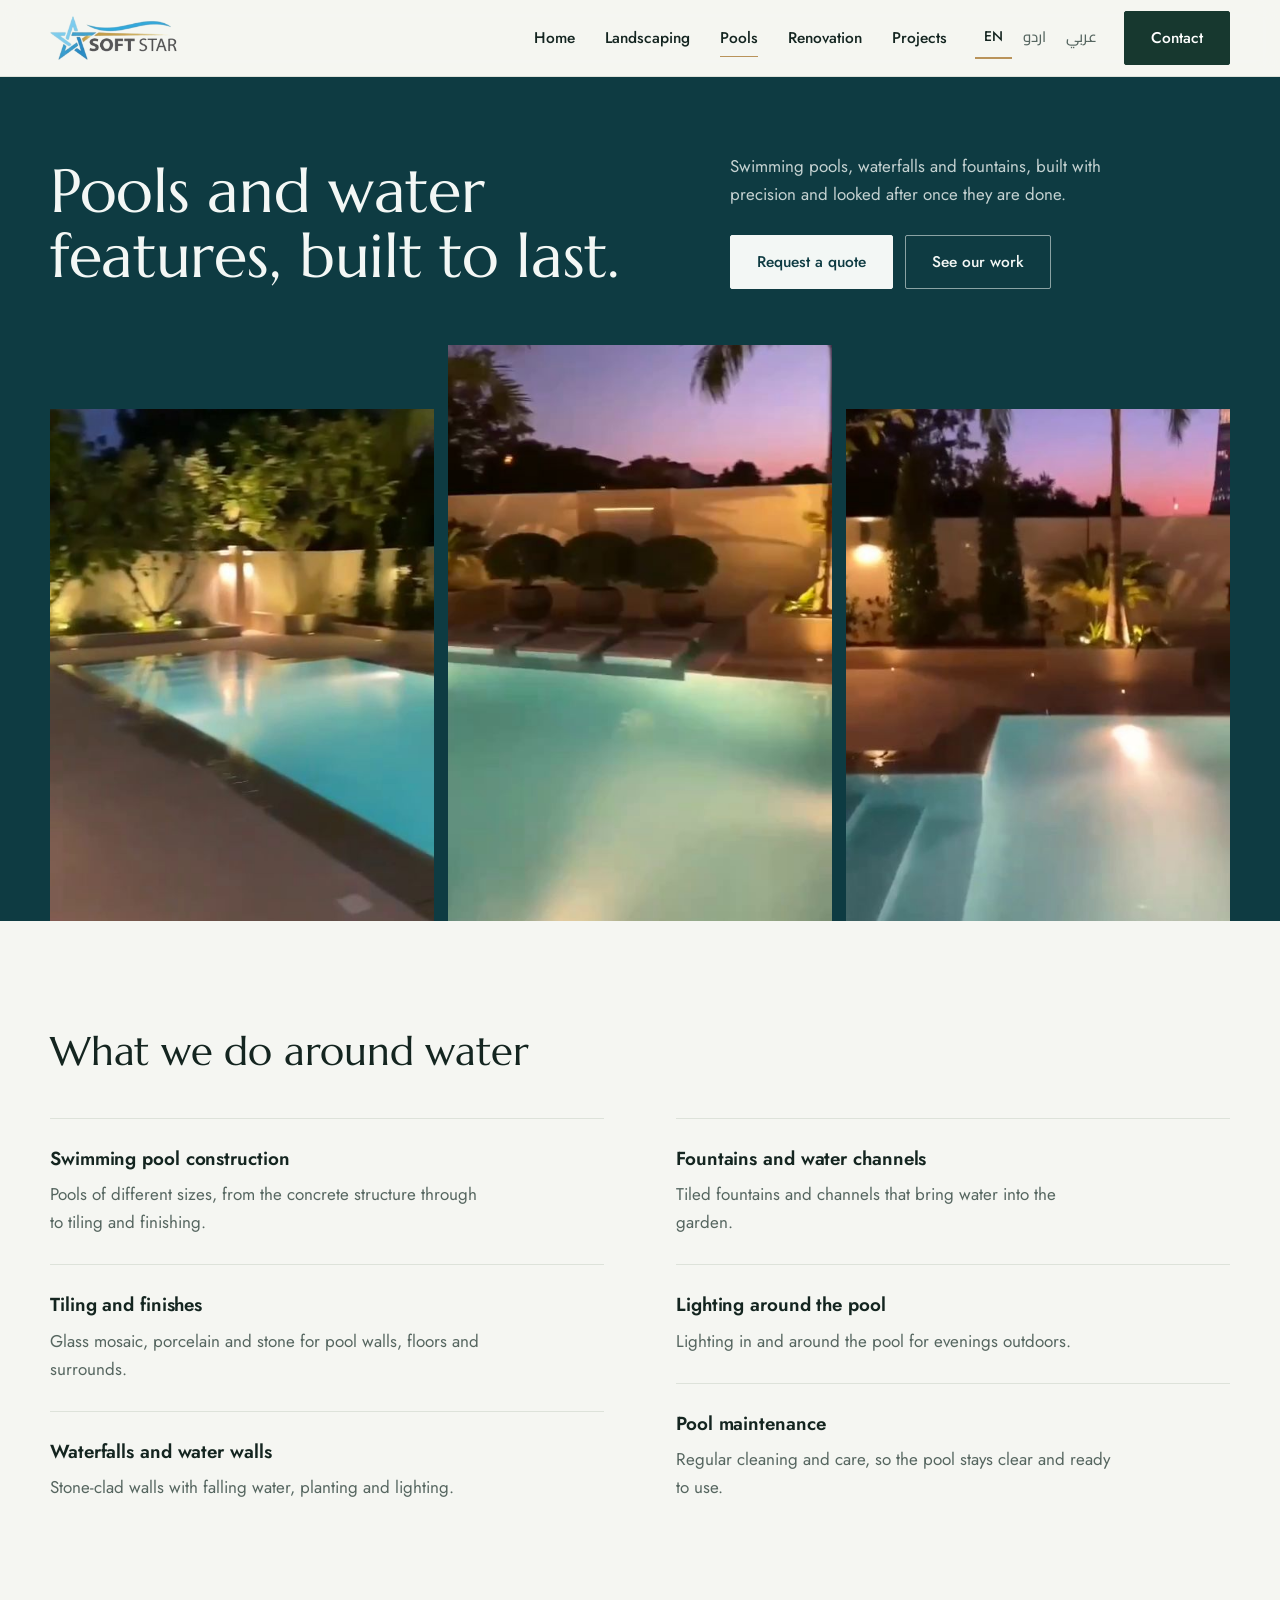
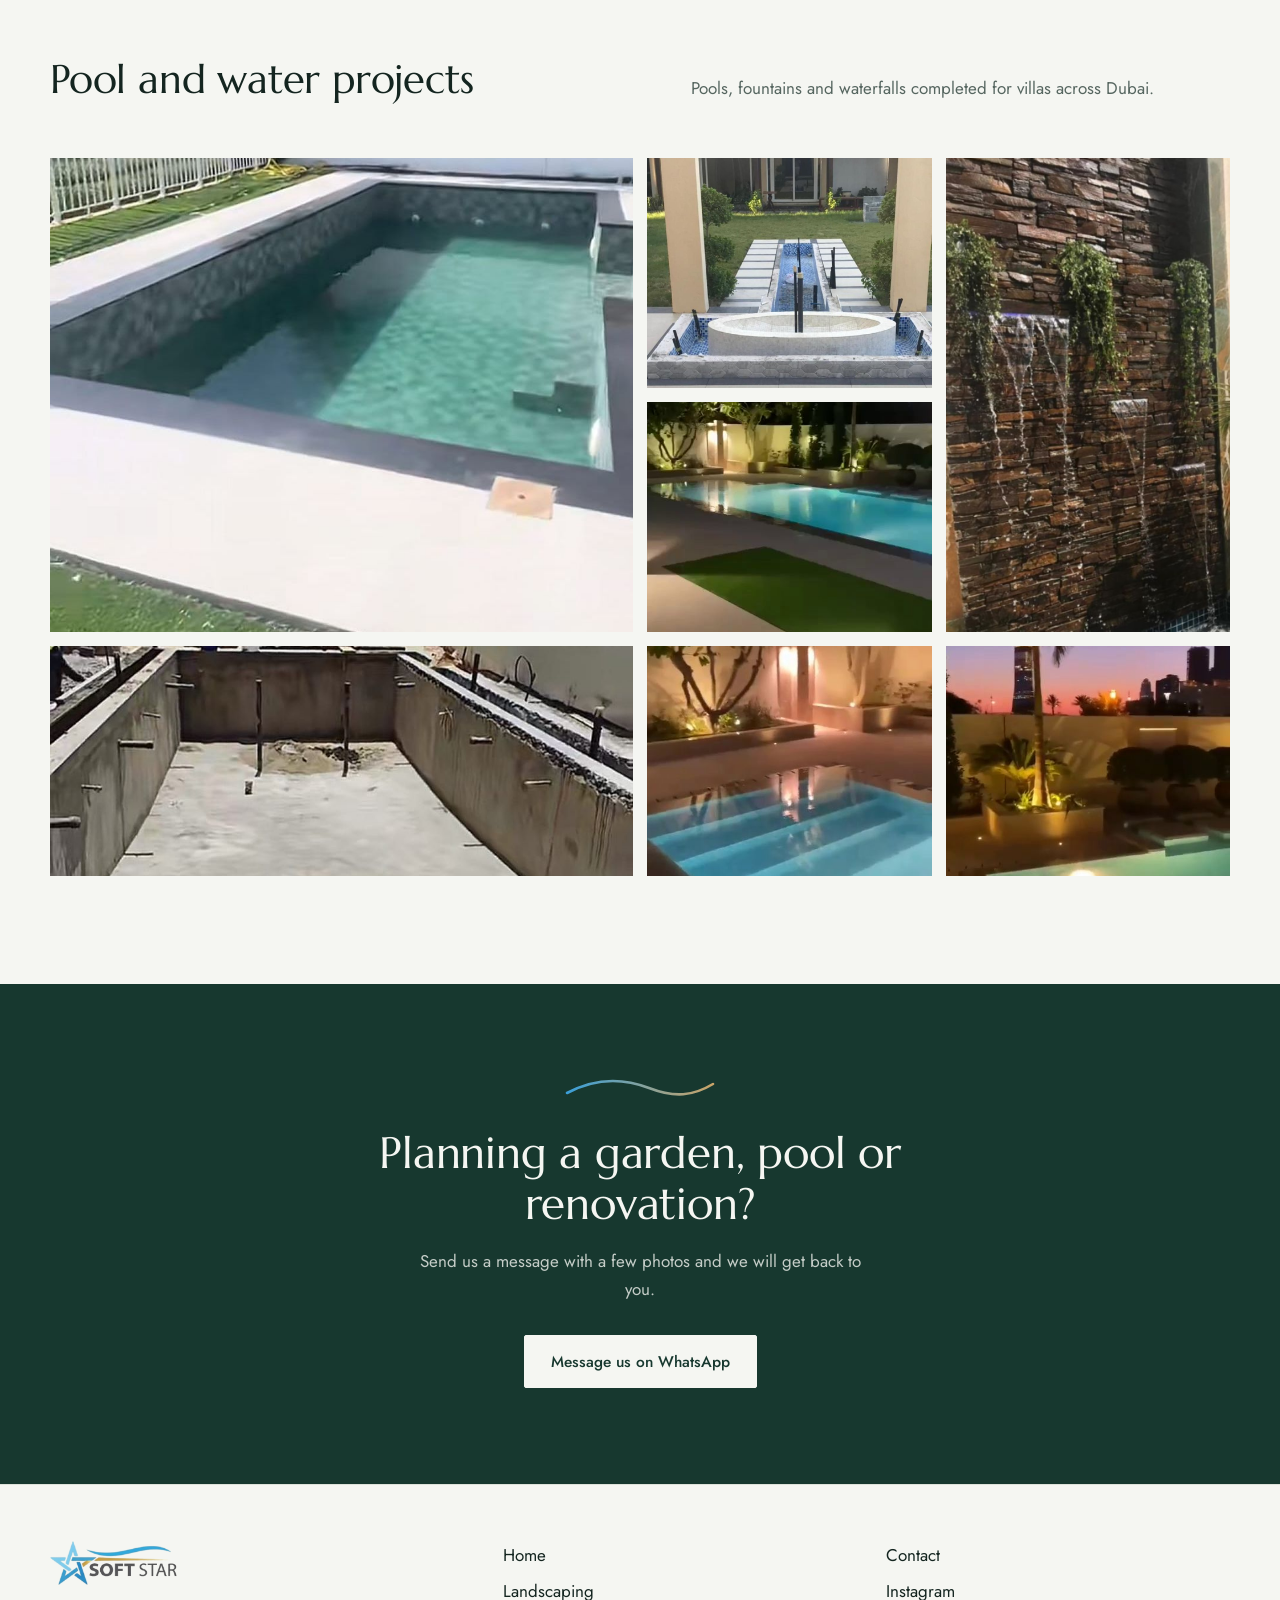
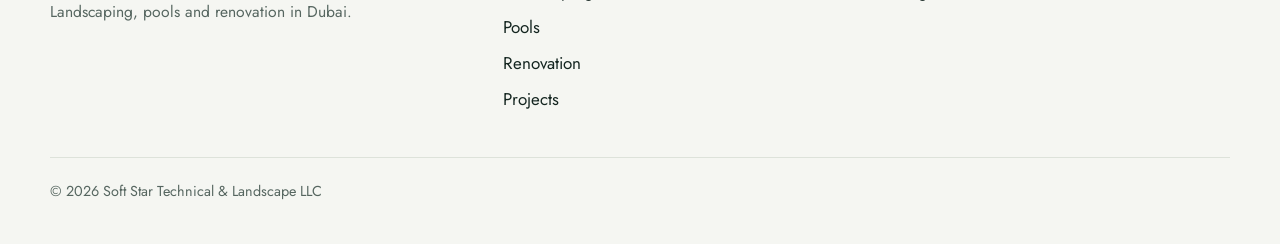
<file: pools.html>
<!DOCTYPE html>
<html lang="en" dir="ltr">
<head>
<meta charset="utf-8">
<meta name="viewport" content="width=device-width, initial-scale=1, viewport-fit=cover">
<title>Pools &amp; Water Features in Dubai | Soft Star</title>
<meta name="description" content="Swimming pool construction, waterfalls, fountains and pool maintenance for villas across Dubai, by Soft Star Technical &amp; Landscape LLC.">
<link rel="icon" type="image/png" href="logo-softstar-96.png">
<link rel="preconnect" href="https://fonts.googleapis.com">
<link rel="preconnect" href="https://fonts.gstatic.com" crossorigin>
<link href="https://fonts.googleapis.com/css2?family=Cairo:wght@400;600;700&family=Jost:wght@300;400;500;600&family=Marcellus&family=Noto+Nastaliq+Urdu:wght@400;600&display=swap" rel="stylesheet">
<link rel="stylesheet" href="style.css">
<style>
.pool-hero{background:#0E3B42;color:#F3F7F5;padding:76px 0 0}
.pool-hero .top{display:grid;grid-template-columns:1.25fr 1fr;gap:56px;align-items:end;margin-bottom:56px}
.pool-hero h1{font-size:calc(clamp(2.4rem,4.8vw,4.3rem) * var(--h1-scale));line-height:1.06;max-width:15ch}
html[lang="ur"] .pool-hero h1{line-height:1.7;max-width:none}
html[lang="ar"] .pool-hero h1{max-width:none}
.pool-hero .sub{color:rgba(243,247,245,.8);max-width:44ch;font-size:1.06rem}
.pool-hero .cta{margin-top:26px;display:flex;flex-wrap:wrap;gap:12px}
.pool-hero .btn{background:#F3F7F5;color:#0E3B42;border-color:#F3F7F5}
.pool-hero .btn:hover{background:transparent;color:#F3F7F5}
.pool-hero .btn.ghost{background:transparent;color:#F3F7F5;border-color:rgba(243,247,245,.55)}
.pool-hero .btn.ghost:hover{background:#F3F7F5;color:#0E3B42}
.tri{display:grid;grid-template-columns:repeat(3,1fr);gap:14px;align-items:end}
.tri figure{margin:0;aspect-ratio:3/4;overflow:hidden}
.tri figure:nth-child(2){aspect-ratio:3/4.5}
.tri img{width:100%;height:100%;object-fit:cover}
.pool-head{max-width:640px;margin-bottom:44px}
.pool-head h2{font-size:clamp(1.9rem,3.1vw,2.9rem);line-height:1.15}
html[lang="ur"] .pool-head h2{line-height:1.7}
.rows2{column-count:2;column-gap:72px}
.rows2 > div{break-inside:avoid;border-top:1px solid var(--line);padding:24px 0 28px}
.rows2 h3{font-family:var(--f-body);font-size:1.18rem;font-weight:600}
.rows2 p{margin-top:6px;color:var(--muted);max-width:44ch}
.mosaic{display:grid;grid-template-columns:repeat(4,1fr);grid-auto-rows:230px;gap:14px}
.mosaic .tile{margin:0;height:100%}
.mosaic .tile img{width:100%;height:100%;object-fit:cover}
.m-a{grid-column:1 / span 2;grid-row:1 / span 2}
.m-b{grid-column:3;grid-row:1}
.m-c{grid-column:4;grid-row:1 / span 2}
.m-d{grid-column:3;grid-row:2}
.m-e{grid-column:1 / span 2;grid-row:3}
.m-f{grid-column:3;grid-row:3}
.m-g{grid-column:4;grid-row:3}
.m-e img{object-position:center 22%}
@media (max-width:1000px){
  .pool-hero{padding-top:48px}
  .pool-hero .top{grid-template-columns:1fr;gap:20px;margin-bottom:36px}
  .rows2{column-count:1}
  .mosaic{grid-template-columns:repeat(2,1fr);grid-auto-rows:190px}
  .m-a,.m-b,.m-c,.m-d,.m-e,.m-f,.m-g{grid-column:auto;grid-row:auto}
  .m-a{grid-column:1 / span 2;grid-row:span 2}
  .m-d{grid-column:1 / span 2}
  .m-e{grid-column:1 / span 2}
}
@media (max-width:700px){
  .tri{display:flex;overflow-x:auto;scroll-snap-type:x mandatory;gap:10px;margin-inline:-24px;padding-inline:24px;scrollbar-width:none}
  .tri::-webkit-scrollbar{display:none}
  .tri figure,.tri figure:nth-child(2){flex:0 0 72%;aspect-ratio:3/4;scroll-snap-align:start}
}
@media (max-width:420px){ .tri{margin-inline:-16px;padding-inline:16px} }
</style>
</head>
<body>

<header class="site-header">
  <div class="wrap bar">
    <a class="brand" href="index.html" aria-label="Soft Star"><img src="logo-softstar-420.png" alt="Soft Star"></a>
    <nav class="nav" id="nav" aria-label="Main">
      <!-- Links go to Home sections for now; they will point to their own pages once those are built. -->
      <a href="index.html" data-i18n="nav.home">Home</a>
      <a href="landscaping.html" data-i18n="nav.landscaping">Landscaping</a>
      <a href="pools.html" aria-current="page" data-i18n="nav.pools">Pools</a>
      <a href="renovation.html" data-i18n="nav.renovation">Renovation</a>
      <a href="projects.html" data-i18n="nav.projects">Projects</a>
      <a class="btn hide-d" href="contact.html" data-i18n="nav.contact" style="display:none">Contact</a>
    </nav>
    <div class="tools">
      <div class="lang" role="group" aria-label="Language">
        <button type="button" data-lang="en" aria-pressed="true">EN</button>
        <button type="button" data-lang="ur" lang="ur" aria-pressed="false">اردو</button>
        <button type="button" data-lang="ar" lang="ar" aria-pressed="false">عربي</button>
      </div>
      <a class="btn hide-m" href="contact.html" data-i18n="nav.contact">Contact</a>
      <a class="home-ico" href="index.html" data-i18n-label="nav.home" aria-label="Home"><svg width="20" height="20" viewBox="0 0 24 24" fill="none" stroke="currentColor" stroke-width="1.8" stroke-linecap="round" stroke-linejoin="round" aria-hidden="true"><path d="M3 11.5 12 4l9 7.5"/><path d="M5.5 10v9.5h13V10"/><path d="M10 19.5v-5h4v5"/></svg></a>
      <button class="burger" id="burger" type="button" aria-label="Menu" aria-expanded="false" aria-controls="nav"><span></span></button>
    </div>
  </div>
</header>

<main id="top">
  <section class="pool-hero">
    <div class="wrap">
      <div class="top">
        <div>
          <h1 data-i18n="pl.h1">Pools and water features, built to last.</h1>
        </div>
        <div>
          <p class="sub" data-i18n="pl.sub">Swimming pools, waterfalls and fountains, built with precision and looked after once they are done.</p>
          <div class="cta">
            <a class="btn wa" href="https://wa.me/971507698722" data-i18n="hero.cta1">Request a quote</a>
            <a class="btn ghost" href="#projects" data-i18n="hero.cta2">See our work</a>
          </div>
        </div>
      </div>
      <div class="tri">
        <figure><img src="q-27.jpg" alt="Pool lit at dusk beside a garden wall with lights" data-i18n-alt="pl.a1"></figure>
        <figure><img src="q-30.jpg" alt="Pool with stepping slabs and clipped shrubs at sunset" data-i18n-alt="pl.a2"></figure>
        <figure><img src="q-51.jpg" alt="Pool steps and palm trees at sunset" data-i18n-alt="pl.a3"></figure>
      </div>
    </div>
  </section>

  <section class="section">
    <div class="wrap">
      <div class="pool-head"><h2 data-i18n="pl.inc.title">What we do around water</h2></div>
      <div class="rows2">
        <div><h3 data-i18n="pl.r1.t">Swimming pool construction</h3><p data-i18n="pl.r1.p">Pools of different sizes, from the concrete structure through to tiling and finishing.</p></div>
          <div><h3 data-i18n="pl.r2.t">Tiling and finishes</h3><p data-i18n="pl.r2.p">Glass mosaic, porcelain and stone for pool walls, floors and surrounds.</p></div>
          <div><h3 data-i18n="pl.r3.t">Waterfalls and water walls</h3><p data-i18n="pl.r3.p">Stone-clad walls with falling water, planting and lighting.</p></div>
          <div><h3 data-i18n="pl.r4.t">Fountains and water channels</h3><p data-i18n="pl.r4.p">Tiled fountains and channels that bring water into the garden.</p></div>
          <div><h3 data-i18n="pl.r5.t">Lighting around the pool</h3><p data-i18n="pl.r5.p">Lighting in and around the pool for evenings outdoors.</p></div>
          <div><h3 data-i18n="pl.r6.t">Pool maintenance</h3><p data-i18n="pl.r6.p">Regular cleaning and care, so the pool stays clear and ready to use.</p></div>
      </div>
    </div>
  </section>

  <section class="section" id="projects" style="padding-top:20px">
    <div class="wrap">
      <div class="section-head">
        <h2 data-i18n="pl.gal.title">Pool and water projects</h2>
        <p data-i18n="pl.gal.intro">Pools, fountains and waterfalls completed for villas across Dubai.</p>
      </div>
      <div class="mosaic" id="gallery">
        <button class="tile m-a" type="button"><img src="pool-bougain.jpg" alt="Swimming pool with stone surround and bougainvillea" data-i18n-alt="pl.side.alt" loading="lazy"></button>
        <button class="tile m-b" type="button"><img src="fountain.jpg" alt="Tiled fountain and water channel" data-i18n-alt="g5.alt" loading="lazy"></button>
        <button class="tile m-c" type="button"><img src="waterfall-wall.jpg" alt="Stone wall waterfall with planters" data-i18n-alt="g6.alt" loading="lazy"></button>
        <button class="tile m-d" type="button"><img src="q-15.jpg" alt="Pool and lawn seen from the pergola at night" data-i18n-alt="pl.a4" loading="lazy"></button>
        <button class="tile m-e" type="button"><img src="pool-shell.jpg" alt="Pool structure under construction" data-i18n-alt="pl.g5.alt" loading="lazy"></button>
        <button class="tile m-f" type="button"><img src="vid-48.jpg" alt="Pool steps lit at dusk" data-i18n-alt="pl.g1.alt" loading="lazy"></button>
        <button class="tile m-g" type="button"><img src="vid-54.jpg" alt="Pool and garden lit at sunset" data-i18n-alt="g2.alt" loading="lazy"></button>
      </div>
    </div>
  </section>

  <section class="band" id="contact">
    <div class="wrap">
      <svg class="swoosh" viewBox="0 0 150 18" aria-hidden="true">
        <defs><linearGradient id="sw2" x1="0" x2="1"><stop offset="0" stop-color="#3B9FD8"/><stop offset="1" stop-color="#C9A468"/></linearGradient></defs>
        <path d="M2 13 C 30 -2, 58 -2, 84 8 S 128 16, 148 4" style="stroke:url(#sw2)"/>
      </svg>
      <h2 data-i18n="cta.title">Planning a garden, pool or renovation?</h2>
      <p data-i18n="cta.text">Send us a message with a few photos and we will get back to you.</p>
      <a class="btn wa" href="https://wa.me/971507698722" data-i18n="cta.btn">Message us on WhatsApp</a>
    </div>
  </section>
</main>

<footer>
  <div class="wrap">
    <div class="foot">
      <div>
        <a class="foot-logo" href="index.html" aria-label="Soft Star"><img src="logo-softstar-420.png" alt="Soft Star"></a>
        <p data-i18n="foot.line">Landscaping, pools and renovation in Dubai.</p>
      </div>
      <ul>
        <li><a href="index.html" data-i18n="nav.home">Home</a></li>
        <li><a href="landscaping.html" data-i18n="nav.landscaping">Landscaping</a></li>
        <li><a href="pools.html" aria-current="page" data-i18n="nav.pools">Pools</a></li>
        <li><a href="renovation.html" data-i18n="nav.renovation">Renovation</a></li>
        <li><a href="projects.html" data-i18n="nav.projects">Projects</a></li>
      </ul>
      <ul>
        <li><a class="" href="contact.html" data-i18n="nav.contact">Contact</a></li>
        <li><a href="https://www.instagram.com/softstardubai/" target="_blank" rel="noopener">Instagram</a></li>
      </ul>
    </div>
    <div class="legal">&copy; <span data-year>2026</span> Soft Star Technical &amp; Landscape LLC</div>
  </div>
</footer>

<div class="lb" id="lb" role="dialog" aria-modal="true" aria-label="Photo viewer">
  <button class="x" type="button" id="lbx" aria-label="Close">&times;</button>
  <button class="p" type="button" id="lbp" aria-label="Previous">&#8249;</button>
  <img id="lbimg" alt="" src="[data-uri]">
  <button class="n" type="button" id="lbn" aria-label="Next">&#8250;</button>
</div>

<script>window.PAGE_I18N={
 "en": {
  "title": "Pools & Water Features in Dubai | Soft Star",
  "pl.h1": "Pools and water features, built to last.",
  "pl.sub": "Swimming pools, waterfalls and fountains, built with precision and looked after once they are done.",
  "pl.side.alt": "Swimming pool with stone surround and bougainvillea",
  "pl.inc.title": "What we do around water",
  "pl.r1.t": "Swimming pool construction",
  "pl.r1.p": "Pools of different sizes, from the concrete structure through to tiling and finishing.",
  "pl.r2.t": "Tiling and finishes",
  "pl.r2.p": "Glass mosaic, porcelain and stone for pool walls, floors and surrounds.",
  "pl.r3.t": "Waterfalls and water walls",
  "pl.r3.p": "Stone-clad walls with falling water, planting and lighting.",
  "pl.r4.t": "Fountains and water channels",
  "pl.r4.p": "Tiled fountains and channels that bring water into the garden.",
  "pl.r5.t": "Lighting around the pool",
  "pl.r5.p": "Lighting in and around the pool for evenings outdoors.",
  "pl.r6.t": "Pool maintenance",
  "pl.r6.p": "Regular cleaning and care, so the pool stays clear and ready to use.",
  "pl.gal.title": "Pool and water projects",
  "pl.gal.intro": "Pools, fountains and waterfalls completed for villas across Dubai.",
  "pl.g1.alt": "Pool steps lit at dusk",
  "pl.g5.alt": "Pool structure under construction",
  "pl.g6.alt": "Pool beside a pergola and lit garden at night",
  "pl.a1": "Pool lit at dusk beside a garden wall with lights",
  "pl.a2": "Pool with stepping slabs and clipped shrubs at sunset",
  "pl.a3": "Pool steps and palm trees at sunset",
  "pl.a4": "Pool and lawn seen from the pergola at night"
 },
 "ur": {
  "title": "دبئی میں پول اور واٹر فیچرز | سافٹ اسٹار",
  "pl.h1": "پول اور واٹر فیچرز، دیرپا تعمیر۔",
  "pl.sub": "سوئمنگ پول، آبشاریں اور فوارے، درستگی سے تعمیر، اور مکمل ہونے کے بعد ان کی دیکھ بھال بھی۔",
  "pl.side.alt": "پتھر کے کنارے اور بوگن ویلیا کے ساتھ سوئمنگ پول",
  "pl.inc.title": "پانی کے گرد ہم کیا کرتے ہیں",
  "pl.r1.t": "سوئمنگ پول کی تعمیر",
  "pl.r1.p": "مختلف سائز کے پول، کنکریٹ کے ڈھانچے سے لے کر ٹائلنگ اور فنشنگ تک۔",
  "pl.r2.t": "ٹائلنگ اور فنشنگ",
  "pl.r2.p": "پول کی دیواروں، فرش اور اطراف کے لیے گلاس موزیک، پورسلین اور پتھر۔",
  "pl.r3.t": "آبشاریں اور واٹر وال",
  "pl.r3.p": "پتھر سے ڈھکی دیواریں جن پر پانی گرتا ہے، پودوں اور لائٹنگ کے ساتھ۔",
  "pl.r4.t": "فوارے اور پانی کی نہریں",
  "pl.r4.p": "ٹائلوں والے فوارے اور نہریں جو پانی کو باغ میں لے آتی ہیں۔",
  "pl.r5.t": "پول کے گرد لائٹنگ",
  "pl.r5.p": "پول کے اندر اور اطراف لائٹنگ، تاکہ شامیں باہر گزاری جا سکیں۔",
  "pl.r6.t": "پول کی دیکھ بھال",
  "pl.r6.p": "باقاعدہ صفائی اور نگہداشت، تاکہ پول صاف اور استعمال کے لیے تیار رہے۔",
  "pl.gal.title": "پول اور واٹر پروجیکٹس",
  "pl.gal.intro": "دبئی بھر کے ولاز کے لیے مکمل کیے گئے پول، فوارے اور آبشاریں۔",
  "pl.g1.alt": "شام کے وقت روشن پول کی سیڑھیاں",
  "pl.g5.alt": "زیرِ تعمیر پول کا ڈھانچہ",
  "pl.g6.alt": "رات کو پرگولا اور روشن باغ کے ساتھ پول",
  "pl.a1": "باغ کی روشن دیوار کے ساتھ شام کے وقت روشن پول",
  "pl.a2": "غروبِ آفتاب پر قدم دان سلوں اور تراشی ہوئی جھاڑیوں والا پول",
  "pl.a3": "غروبِ آفتاب پر پول کی سیڑھیاں اور کھجور کے درخت",
  "pl.a4": "رات کے وقت پرگولا سے نظر آتا پول اور لان"
 },
 "ar": {
  "title": "المسابح والعناصر المائية في دبي | سوفت ستار",
  "pl.h1": "مسابح وعناصر مائية، تُبنى لتدوم.",
  "pl.sub": "أحواض سباحة وشلالات ونوافير، تُنفَّذ بدقة ويُعتنى بها بعد اكتمالها.",
  "pl.side.alt": "مسبح بحافة حجرية وأشجار جهنمية",
  "pl.inc.title": "ما نقوم به حول الماء",
  "pl.r1.t": "إنشاء المسابح",
  "pl.r1.p": "مسابح بأحجام مختلفة، من الهيكل الخرساني حتى البلاط والتشطيب.",
  "pl.r2.t": "البلاط والتشطيبات",
  "pl.r2.p": "موزاييك زجاجي وبورسلين وحجر لجدران المسبح وأرضياته ومحيطه.",
  "pl.r3.t": "الشلالات والجدران المائية",
  "pl.r3.p": "جدران مكسوة بالحجر ينساب عليها الماء، مع نباتات وإضاءة.",
  "pl.r4.t": "النوافير والقنوات المائية",
  "pl.r4.p": "نوافير وقنوات مبلطة تُدخل الماء إلى الحديقة.",
  "pl.r5.t": "الإضاءة حول المسبح",
  "pl.r5.p": "إضاءة داخل المسبح وحوله لأمسيات في الهواء الطلق.",
  "pl.r6.t": "صيانة المسابح",
  "pl.r6.p": "تنظيف وعناية منتظمان ليبقى المسبح صافيًا وجاهزًا للاستخدام.",
  "pl.gal.title": "مشاريع المسابح والعناصر المائية",
  "pl.gal.intro": "مسابح ونوافير وشلالات أُنجزت لفلل في أنحاء دبي.",
  "pl.g1.alt": "درجات مسبح مضاءة وقت الغروب",
  "pl.g5.alt": "هيكل مسبح قيد الإنشاء",
  "pl.g6.alt": "مسبح بجانب برجولة وحديقة مضاءة ليلًا",
  "pl.a1": "مسبح مضاء وقت الغروب بجوار جدار حديقة مضاء",
  "pl.a2": "مسبح مع ألواح للمشي وشجيرات مقلّمة وقت الغروب",
  "pl.a3": "درجات المسبح وأشجار النخيل وقت الغروب",
  "pl.a4": "المسبح والعشب كما يُرى من البرجولة ليلًا"
 }
};</script>
<script src="app.js"></script>
</body>
</html>
</file>
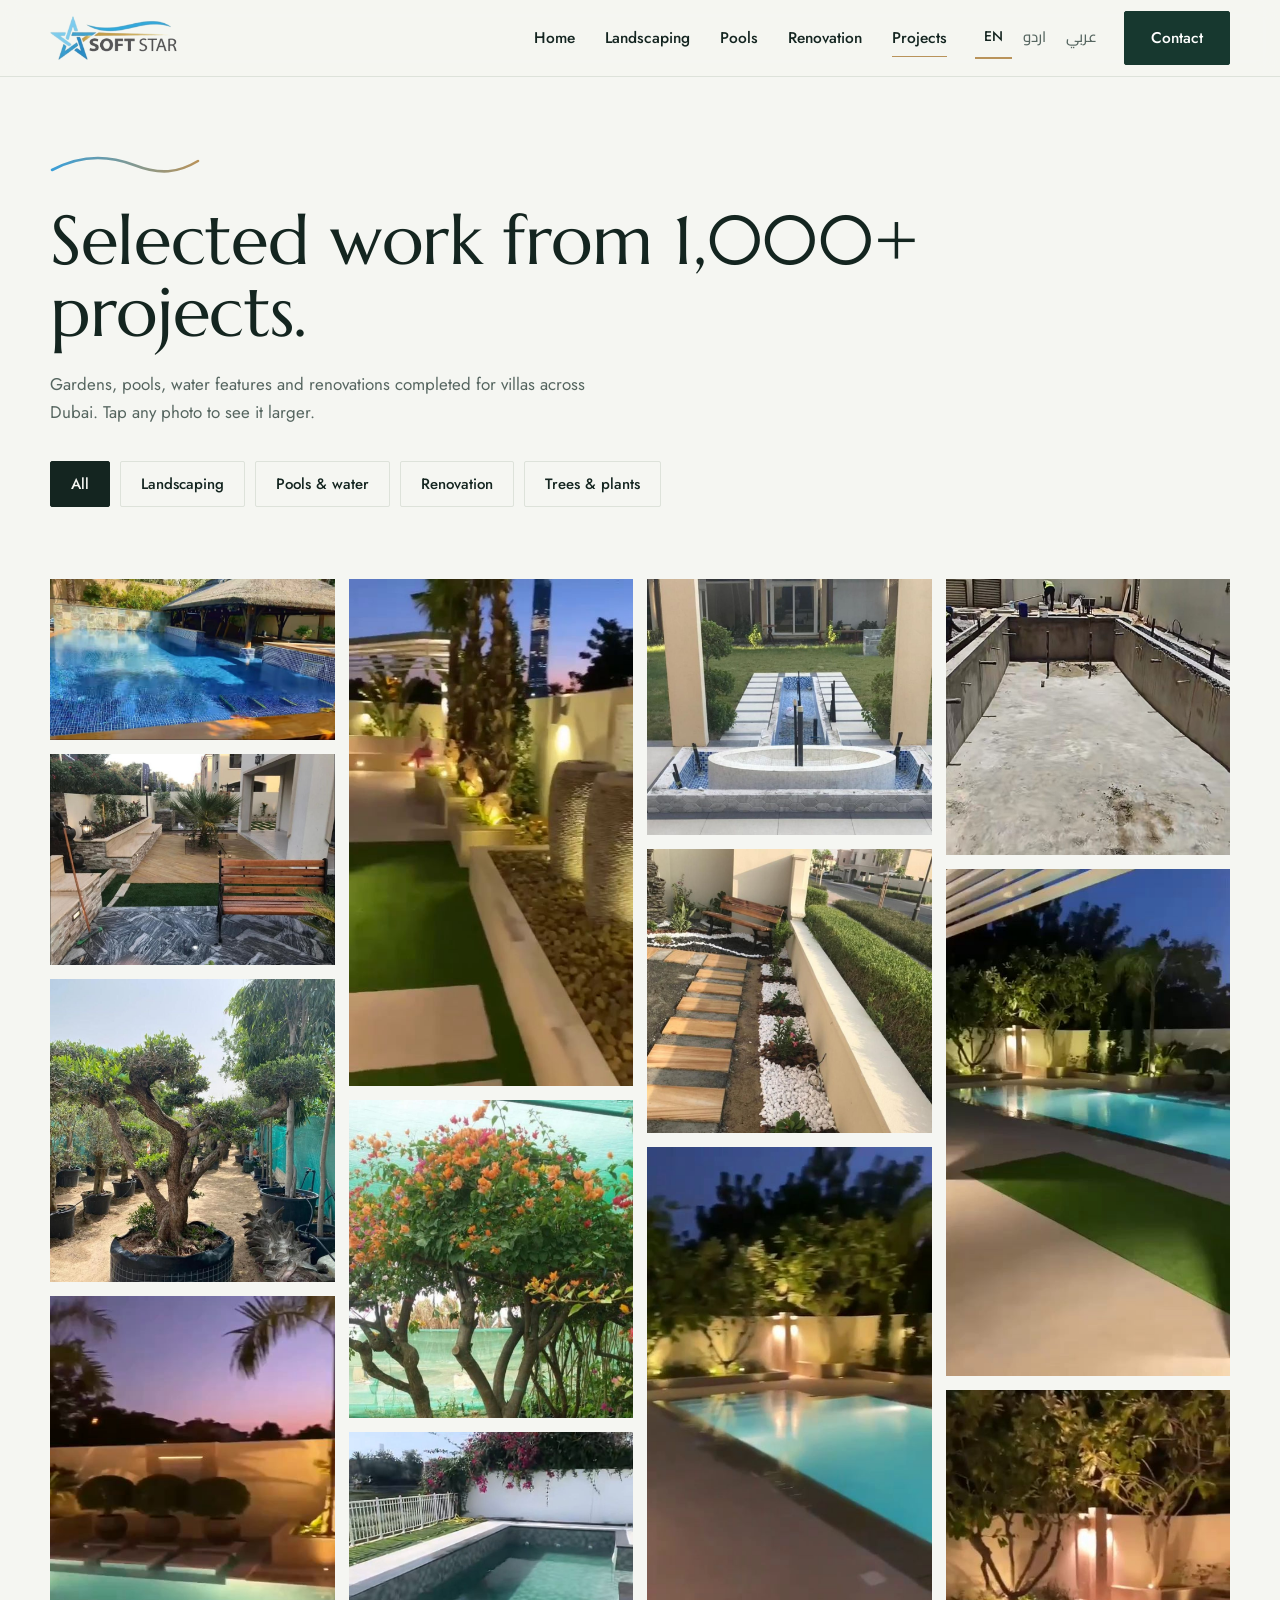
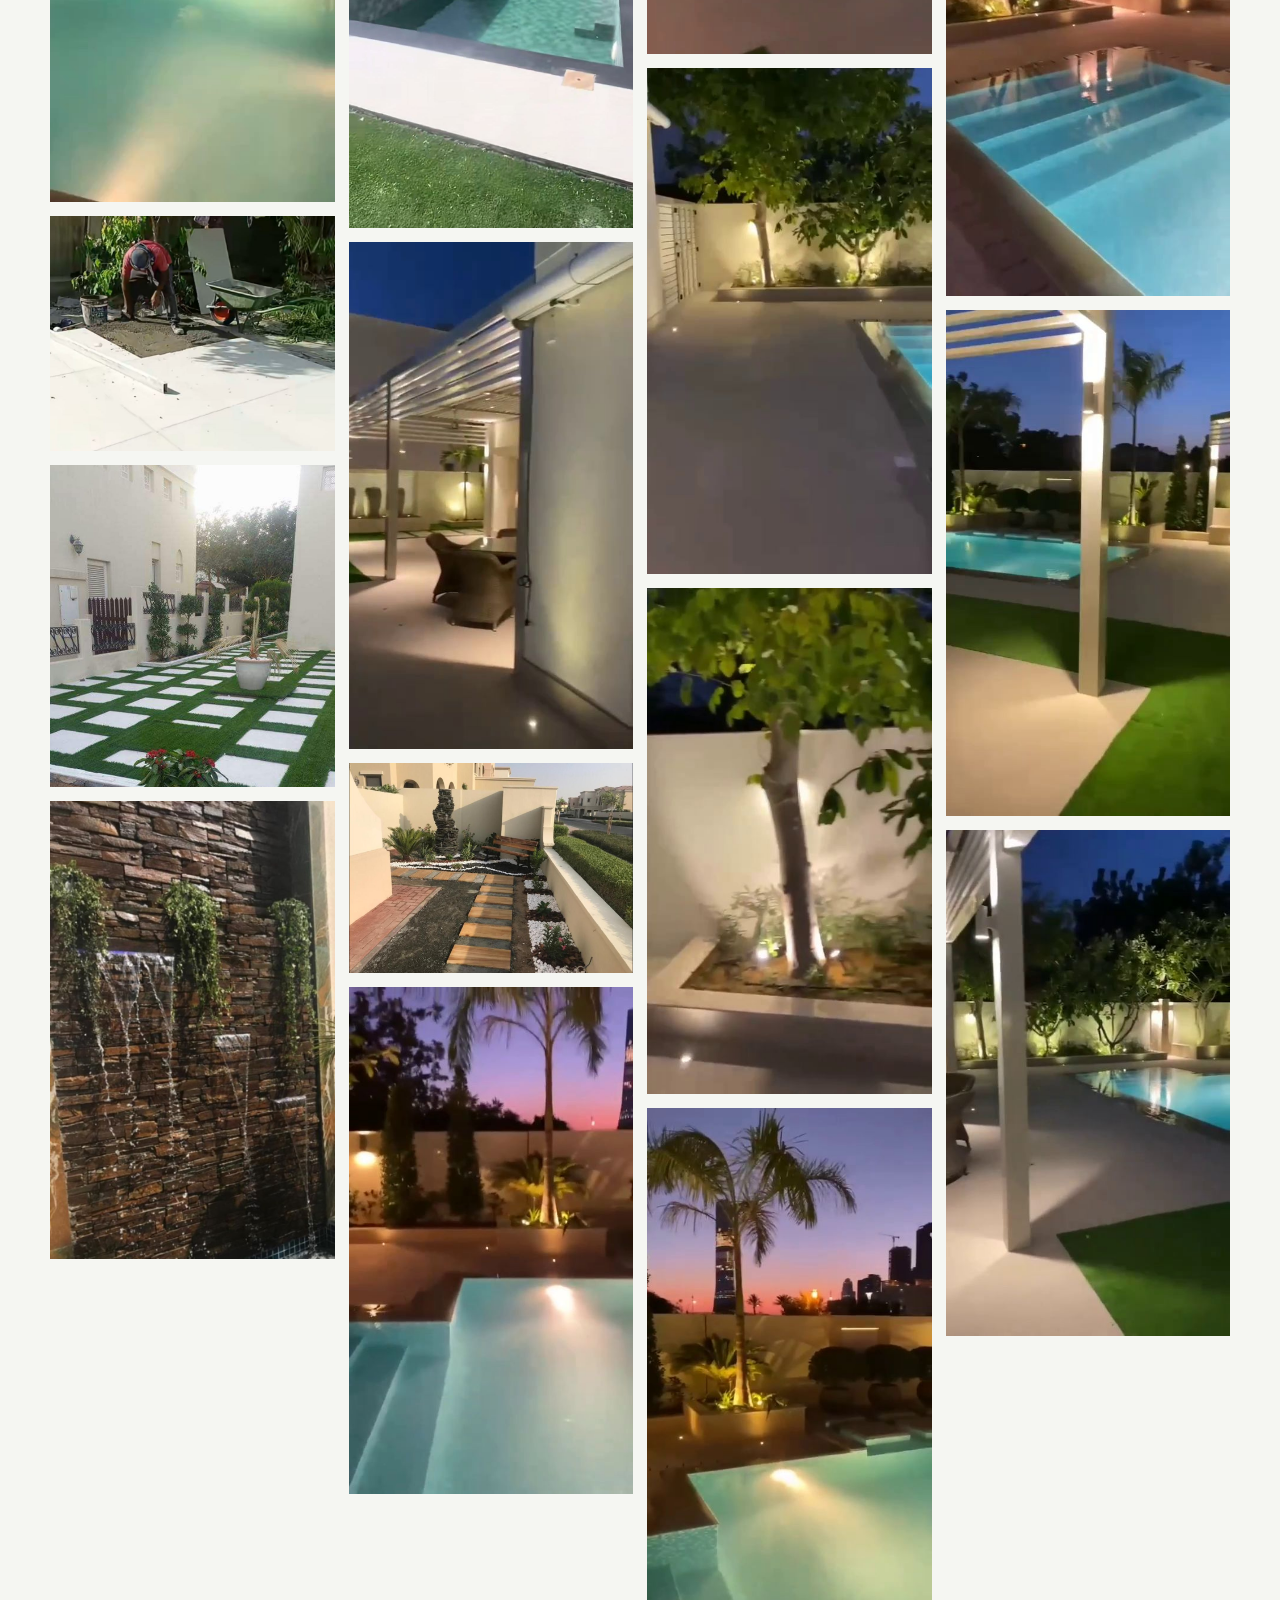
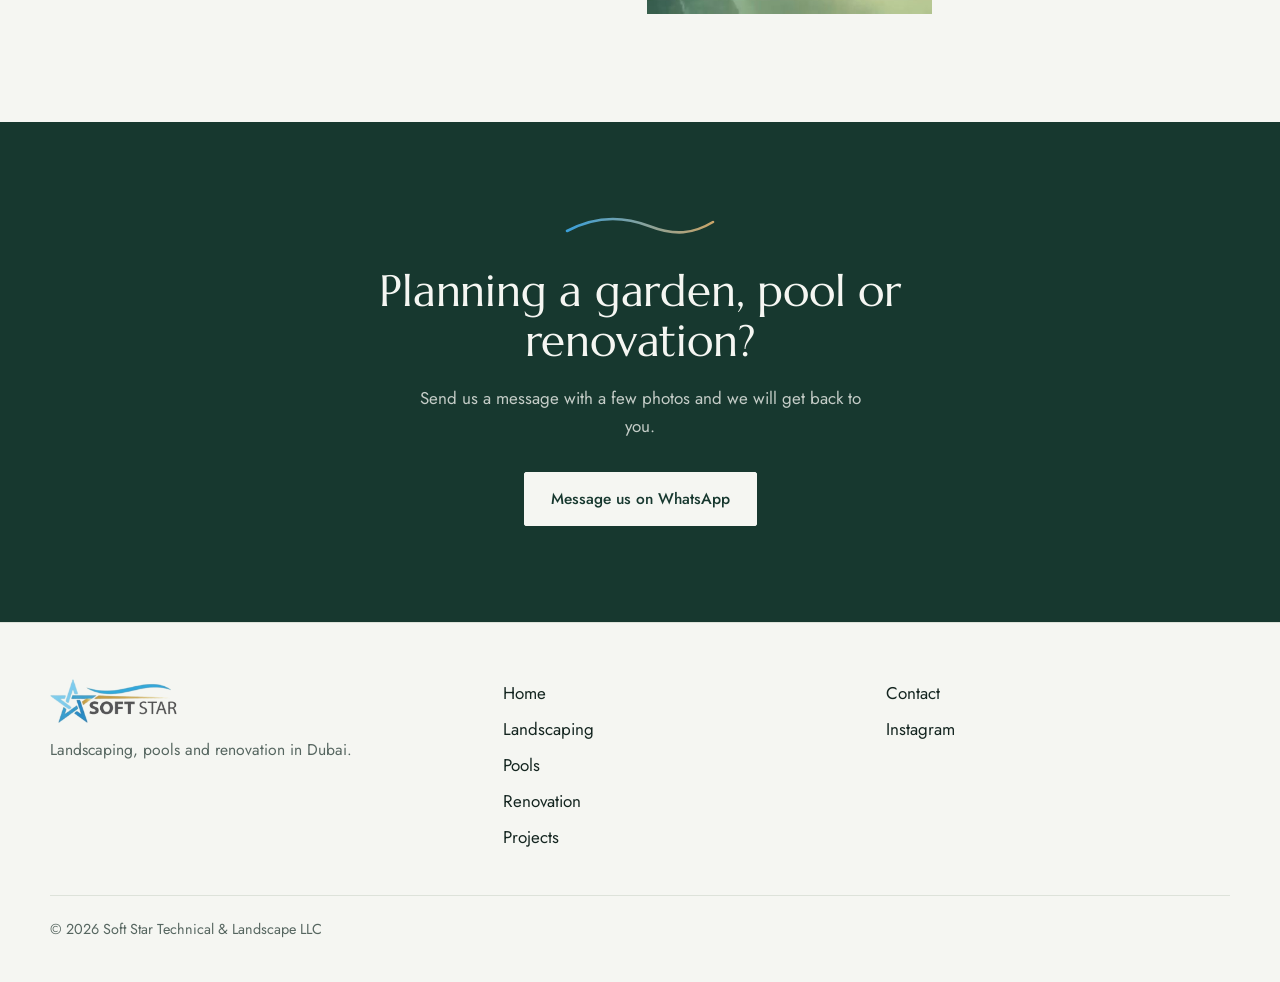
<file: projects.html>
<!DOCTYPE html>
<html lang="en" dir="ltr">
<head>
<meta charset="utf-8">
<meta name="viewport" content="width=device-width, initial-scale=1, viewport-fit=cover">
<title>Projects in Dubai | Soft Star</title>
<meta name="description" content="Selected gardens, pools, water features and renovations completed for villas across Dubai by Soft Star Technical &amp; Landscape LLC.">
<link rel="icon" type="image/png" href="logo-softstar-96.png">
<link rel="preconnect" href="https://fonts.googleapis.com">
<link rel="preconnect" href="https://fonts.gstatic.com" crossorigin>
<link href="https://fonts.googleapis.com/css2?family=Cairo:wght@400;600;700&family=Jost:wght@300;400;500;600&family=Marcellus&family=Noto+Nastaliq+Urdu:wght@400;600&display=swap" rel="stylesheet">
<link rel="stylesheet" href="style.css">
<style>
.tile[hidden]{display:none}
.prj-hero{padding:80px 0 36px}
.prj-hero h1{font-size:calc(clamp(2.5rem,5.4vw,4.8rem) * var(--h1-scale));line-height:1.04;max-width:16ch}
html[lang="ur"] .prj-hero h1,html[lang="ar"] .prj-hero h1{max-width:none}
html[lang="ur"] .prj-hero h1{line-height:1.7}
.prj-hero .sub{margin-top:22px;color:var(--muted);max-width:56ch;font-size:1.06rem}
.chips{display:flex;gap:10px;flex-wrap:wrap;margin:34px 0 36px}
.chip{font:inherit;font-size:15px;font-weight:500;background:transparent;color:var(--ink);border:1px solid var(--line);padding:10px 20px;border-radius:2px;cursor:pointer}
.chip:hover{border-color:var(--ink)}
.chip[aria-pressed="true"]{background:var(--ink);color:var(--bg);border-color:var(--ink)}
.pgrid{column-count:4;column-gap:14px}
.pgrid .tile{margin:0 0 14px}
@media (max-width:1100px){ .pgrid{column-count:3} }
@media (max-width:760px){
  .prj-hero{padding:48px 0 20px}
  .pgrid{column-count:2;column-gap:10px}
  .pgrid .tile{margin-bottom:10px}
  .chips{flex-wrap:nowrap;overflow-x:auto;margin-inline:-24px;padding-inline:24px;scrollbar-width:none}
  .chips::-webkit-scrollbar{display:none}
  .chip{flex:none}
}
@media (max-width:420px){ .chips{margin-inline:-16px;padding-inline:16px} }
</style>
</head>
<body>

<header class="site-header">
  <div class="wrap bar">
    <a class="brand" href="index.html" aria-label="Soft Star"><img src="logo-softstar-420.png" alt="Soft Star"></a>
    <nav class="nav" id="nav" aria-label="Main">
      <!-- Links go to Home sections for now; they will point to their own pages once those are built. -->
      <a href="index.html" data-i18n="nav.home">Home</a>
      <a href="landscaping.html" data-i18n="nav.landscaping">Landscaping</a>
      <a href="pools.html" data-i18n="nav.pools">Pools</a>
      <a href="renovation.html" data-i18n="nav.renovation">Renovation</a>
      <a href="projects.html" aria-current="page" data-i18n="nav.projects">Projects</a>
      <a class="btn hide-d" href="contact.html" data-i18n="nav.contact" style="display:none">Contact</a>
    </nav>
    <div class="tools">
      <div class="lang" role="group" aria-label="Language">
        <button type="button" data-lang="en" aria-pressed="true">EN</button>
        <button type="button" data-lang="ur" lang="ur" aria-pressed="false">اردو</button>
        <button type="button" data-lang="ar" lang="ar" aria-pressed="false">عربي</button>
      </div>
      <a class="btn hide-m" href="contact.html" data-i18n="nav.contact">Contact</a>
      <a class="home-ico" href="index.html" data-i18n-label="nav.home" aria-label="Home"><svg width="20" height="20" viewBox="0 0 24 24" fill="none" stroke="currentColor" stroke-width="1.8" stroke-linecap="round" stroke-linejoin="round" aria-hidden="true"><path d="M3 11.5 12 4l9 7.5"/><path d="M5.5 10v9.5h13V10"/><path d="M10 19.5v-5h4v5"/></svg></a>
      <button class="burger" id="burger" type="button" aria-label="Menu" aria-expanded="false" aria-controls="nav"><span></span></button>
    </div>
  </div>
</header>

<main id="top">
  <section class="prj-hero">
    <div class="wrap">
      <svg class="swoosh" viewBox="0 0 150 18" aria-hidden="true">
        <defs><linearGradient id="sw" x1="0" x2="1"><stop offset="0" stop-color="#3B9FD8"/><stop offset="1" stop-color="#B9935A"/></linearGradient></defs>
        <path d="M2 13 C 30 -2, 58 -2, 84 8 S 128 16, 148 4"/>
      </svg>
      <h1 data-i18n="prj.h1">Selected work from 1,000+ projects.</h1>
      <p class="sub" data-i18n="prj.sub">Gardens, pools, water features and renovations completed for villas across Dubai. Tap any photo to see it larger.</p>
      <div class="chips" id="chips" role="group">
        <button class="chip" type="button" data-f="all" aria-pressed="true" data-i18n="prj.f.all">All</button>
        <button class="chip" type="button" data-f="land" aria-pressed="false" data-i18n="prj.f.land">Landscaping</button>
        <button class="chip" type="button" data-f="pool" aria-pressed="false" data-i18n="prj.f.pool">Pools &amp; water</button>
        <button class="chip" type="button" data-f="ren" aria-pressed="false" data-i18n="prj.f.ren">Renovation</button>
        <button class="chip" type="button" data-f="tree" aria-pressed="false" data-i18n="prj.f.tree">Trees &amp; plants</button>
      </div>
    </div>
  </section>

  <section class="section" id="projects" style="padding-top:0">
    <div class="wrap">
      <div class="pgrid" id="gallery">
        <button class="tile" type="button" data-c="pool"><img src="hero-gazebo.jpg" alt="Swimming pool with a thatched gazebo, built by Soft Star" data-i18n-alt="hero.alt" loading="lazy"></button>
        <button class="tile" type="button" data-c="land"><img src="landscape-villa.jpg" alt="Villa garden with sandstone paving, a bench and lantern" data-i18n-alt="svc1.alt" loading="lazy"></button>
        <button class="tile" type="button" data-c="tree"><img src="olive-nursery.jpg" alt="Shaped olive trees in large pots" data-i18n-alt="g3.alt" loading="lazy"></button>
        <button class="tile" type="button" data-c="pool"><img src="q-30.jpg" alt="Pool with stepping slabs and clipped shrubs at sunset" data-i18n-alt="pl.a2" loading="lazy"></button>
        <button class="tile" type="button" data-c="ren"><img src="tiles-work.jpg" alt="Our team laying large porcelain tiles" data-i18n-alt="svc3.alt" loading="lazy"></button>
        <button class="tile" type="button" data-c="land"><img src="turf-pavers.jpg" alt="Artificial turf with white paving slabs" data-i18n-alt="g4.alt" loading="lazy"></button>
        <button class="tile" type="button" data-c="pool"><img src="waterfall-wall.jpg" alt="Stone wall waterfall with planters" data-i18n-alt="g6.alt" loading="lazy"></button>
        <button class="tile" type="button" data-c="land"><img src="c-9.jpg" alt="Garden with turf, pebbles and large pots at night" data-i18n-alt="ls.g10.alt" loading="lazy"></button>
        <button class="tile" type="button" data-c="tree"><img src="bougainvillea.jpg" alt="Bougainvillea trees in pots" data-i18n-alt="g8.alt" loading="lazy"></button>
        <button class="tile" type="button" data-c="pool"><img src="pool-bougain.jpg" alt="Swimming pool with stone surround and bougainvillea" data-i18n-alt="pl.side.alt" loading="lazy"></button>
        <button class="tile" type="button" data-c="ren"><img src="c-63.jpg" alt="Outdoor sitting area under a louvred pergola at night" data-i18n-alt="ren.a2" loading="lazy"></button>
        <button class="tile" type="button" data-c="land"><img src="slate-fountain.jpg" alt="Stone path, white pebble beds and a slate fountain" data-i18n-alt="g1.alt" loading="lazy"></button>
        <button class="tile" type="button" data-c="pool"><img src="q-51.jpg" alt="Pool steps and palm trees at sunset" data-i18n-alt="pl.a3" loading="lazy"></button>
        <button class="tile" type="button" data-c="pool"><img src="fountain.jpg" alt="Tiled fountain and water channel" data-i18n-alt="g5.alt" loading="lazy"></button>
        <button class="tile" type="button" data-c="land"><img src="sandstone-steps.jpg" alt="Sandstone stepping stones and white pebble beds" data-i18n-alt="ren.a5" loading="lazy"></button>
        <button class="tile" type="button" data-c="pool"><img src="q-27.jpg" alt="Pool lit at dusk beside a garden wall with lights" data-i18n-alt="pl.a1" loading="lazy"></button>
        <button class="tile" type="button" data-c="ren"><img src="c-45.jpg" alt="Terrace and pool edge beside a lit garden at night" data-i18n-alt="ren.a4" loading="lazy"></button>
        <button class="tile" type="button" data-c="land"><img src="c-69.jpg" alt="Garden tree lit from below at night" data-i18n-alt="ls.g11.alt" loading="lazy"></button>
        <button class="tile" type="button" data-c="pool"><img src="vid-54.jpg" alt="Pool and garden lit at sunset" data-i18n-alt="g2.alt" loading="lazy"></button>
        <button class="tile" type="button" data-c="pool"><img src="pool-shell.jpg" alt="Pool structure under construction" data-i18n-alt="pl.g5.alt" loading="lazy"></button>
        <button class="tile" type="button" data-c="pool"><img src="q-15.jpg" alt="Pool and lawn seen from the pergola at night" data-i18n-alt="pl.a4" loading="lazy"></button>
        <button class="tile" type="button" data-c="pool"><img src="vid-48.jpg" alt="Swimming pool lit at dusk" data-i18n-alt="svc2.alt" loading="lazy"></button>
        <button class="tile" type="button" data-c="pool"><img src="vid-12.jpg" alt="Pool beside a pergola and lit garden at night" data-i18n-alt="pl.g6.alt" loading="lazy"></button>
        <button class="tile" type="button" data-c="pool"><img src="vid-24.jpg" alt="Pergola and pool at night" data-i18n-alt="g7.alt" loading="lazy"></button>
      </div>
    </div>
  </section>

  <section class="band" id="contact">
    <div class="wrap">
      <svg class="swoosh" viewBox="0 0 150 18" aria-hidden="true">
        <defs><linearGradient id="sw2" x1="0" x2="1"><stop offset="0" stop-color="#3B9FD8"/><stop offset="1" stop-color="#C9A468"/></linearGradient></defs>
        <path d="M2 13 C 30 -2, 58 -2, 84 8 S 128 16, 148 4" style="stroke:url(#sw2)"/>
      </svg>
      <h2 data-i18n="cta.title">Planning a garden, pool or renovation?</h2>
      <p data-i18n="cta.text">Send us a message with a few photos and we will get back to you.</p>
      <a class="btn wa" href="https://wa.me/971507698722" data-i18n="cta.btn">Message us on WhatsApp</a>
    </div>
  </section>
  <script>
  (function(){
    var chips=[].slice.call(document.querySelectorAll("#chips .chip")), tl=[].slice.call(document.querySelectorAll("#gallery .tile"));
    chips.forEach(function(c){c.addEventListener("click",function(){
      var f=c.getAttribute("data-f");
      chips.forEach(function(x){x.setAttribute("aria-pressed",x===c?"true":"false");});
      tl.forEach(function(t){t.hidden=(f!=="all" && (" "+t.getAttribute("data-c")+" ").indexOf(" "+f+" ")<0);});
    });});
  })();
  </script>
</main>

<footer>
  <div class="wrap">
    <div class="foot">
      <div>
        <a class="foot-logo" href="index.html" aria-label="Soft Star"><img src="logo-softstar-420.png" alt="Soft Star"></a>
        <p data-i18n="foot.line">Landscaping, pools and renovation in Dubai.</p>
      </div>
      <ul>
        <li><a href="index.html" data-i18n="nav.home">Home</a></li>
        <li><a href="landscaping.html" data-i18n="nav.landscaping">Landscaping</a></li>
        <li><a href="pools.html" data-i18n="nav.pools">Pools</a></li>
        <li><a href="renovation.html" data-i18n="nav.renovation">Renovation</a></li>
        <li><a href="projects.html" aria-current="page" data-i18n="nav.projects">Projects</a></li>
      </ul>
      <ul>
        <li><a class="" href="contact.html" data-i18n="nav.contact">Contact</a></li>
        <li><a href="https://www.instagram.com/softstardubai/" target="_blank" rel="noopener">Instagram</a></li>
      </ul>
    </div>
    <div class="legal">&copy; <span data-year>2026</span> Soft Star Technical &amp; Landscape LLC</div>
  </div>
</footer>

<div class="lb" id="lb" role="dialog" aria-modal="true" aria-label="Photo viewer">
  <button class="x" type="button" id="lbx" aria-label="Close">&times;</button>
  <button class="p" type="button" id="lbp" aria-label="Previous">&#8249;</button>
  <img id="lbimg" alt="" src="[data-uri]">
  <button class="n" type="button" id="lbn" aria-label="Next">&#8250;</button>
</div>

<script>window.PAGE_I18N={
 "en": {
  "title": "Projects in Dubai | Soft Star",
  "prj.h1": "Selected work from 1,000+ projects.",
  "prj.sub": "Gardens, pools, water features and renovations completed for villas across Dubai. Tap any photo to see it larger.",
  "prj.f.all": "All",
  "prj.f.land": "Landscaping",
  "prj.f.pool": "Pools & water",
  "prj.f.ren": "Renovation",
  "prj.f.tree": "Trees & plants",
  "ls.g10.alt": "Garden with turf, pebbles and large pots at night",
  "ls.g11.alt": "Garden tree lit from below at night",
  "pl.a1": "Pool lit at dusk beside a garden wall with lights",
  "pl.a2": "Pool with stepping slabs and clipped shrubs at sunset",
  "pl.a3": "Pool steps and palm trees at sunset",
  "pl.a4": "Pool and lawn seen from the pergola at night",
  "pl.side.alt": "Swimming pool with stone surround and bougainvillea",
  "pl.g5.alt": "Pool structure under construction",
  "pl.g6.alt": "Pool beside a pergola and lit garden at night",
  "ren.a2": "Outdoor sitting area under a louvred pergola at night",
  "ren.a4": "Terrace and pool edge beside a lit garden at night",
  "ren.a5": "Sandstone stepping stones and white pebble beds"
 },
 "ur": {
  "title": "پروجیکٹس | سافٹ اسٹار",
  "prj.h1": "1,000 سے زائد پروجیکٹس میں سے منتخب کام۔",
  "prj.sub": "دبئی بھر کے ولاز کے لیے مکمل کیے گئے باغات، پول، واٹر فیچرز اور رینوویشن۔ کسی بھی تصویر پر ٹیپ کر کے بڑا دیکھیں۔",
  "prj.f.all": "سب",
  "prj.f.land": "لینڈ اسکیپنگ",
  "prj.f.pool": "پول اور پانی",
  "prj.f.ren": "رینوویشن",
  "prj.f.tree": "درخت اور پودے",
  "ls.g10.alt": "رات کے وقت گھاس، کنکروں اور بڑے گملوں والا باغ",
  "ls.g11.alt": "رات کو نیچے سے روشن باغ کا درخت",
  "pl.a1": "باغ کی روشن دیوار کے ساتھ شام کے وقت روشن پول",
  "pl.a2": "غروبِ آفتاب پر قدم دان سلوں اور تراشی ہوئی جھاڑیوں والا پول",
  "pl.a3": "غروبِ آفتاب پر پول کی سیڑھیاں اور کھجور کے درخت",
  "pl.a4": "رات کے وقت پرگولا سے نظر آتا پول اور لان",
  "pl.side.alt": "پتھر کے کنارے اور بوگن ویلیا کے ساتھ سوئمنگ پول",
  "pl.g5.alt": "زیرِ تعمیر پول کا ڈھانچہ",
  "pl.g6.alt": "رات کو پرگولا اور روشن باغ کے ساتھ پول",
  "ren.a2": "رات کے وقت لوور والے پرگولا کے نیچے بیرونی نشست گاہ",
  "ren.a4": "رات کو روشن باغ کے ساتھ ٹیرس اور پول کا کنارہ",
  "ren.a5": "سینڈ اسٹون کے قدم دان اور سفید کنکروں کی کیاریاں"
 },
 "ar": {
  "title": "المشاريع | سوفت ستار",
  "prj.h1": "أعمال مختارة من أكثر من 1000 مشروع.",
  "prj.sub": "حدائق ومسابح وعناصر مائية وتجديدات أُنجزت لفلل في أنحاء دبي. اضغط على أي صورة لعرضها بشكل أكبر.",
  "prj.f.all": "الكل",
  "prj.f.land": "تنسيق الحدائق",
  "prj.f.pool": "المسابح والمياه",
  "prj.f.ren": "التجديد",
  "prj.f.tree": "الأشجار والنباتات",
  "ls.g10.alt": "حديقة بعشب وحصى وأصص كبيرة ليلًا",
  "ls.g11.alt": "شجرة حديقة مضاءة من الأسفل ليلًا",
  "pl.a1": "مسبح مضاء وقت الغروب بجوار جدار حديقة مضاء",
  "pl.a2": "مسبح مع ألواح للمشي وشجيرات مقلّمة وقت الغروب",
  "pl.a3": "درجات المسبح وأشجار النخيل وقت الغروب",
  "pl.a4": "المسبح والعشب كما يُرى من البرجولة ليلًا",
  "pl.side.alt": "مسبح بحافة حجرية وأشجار جهنمية",
  "pl.g5.alt": "هيكل مسبح قيد الإنشاء",
  "pl.g6.alt": "مسبح بجانب برجولة وحديقة مضاءة ليلًا",
  "ren.a2": "جلسة خارجية تحت برجولة بشرائح ليلًا",
  "ren.a4": "تراس وحافة مسبح بجانب حديقة مضاءة ليلًا",
  "ren.a5": "أحجار رملية للمشي وأحواض بحصى أبيض"
 }
};</script>
<script src="app.js"></script>
</body>
</html>
</file>
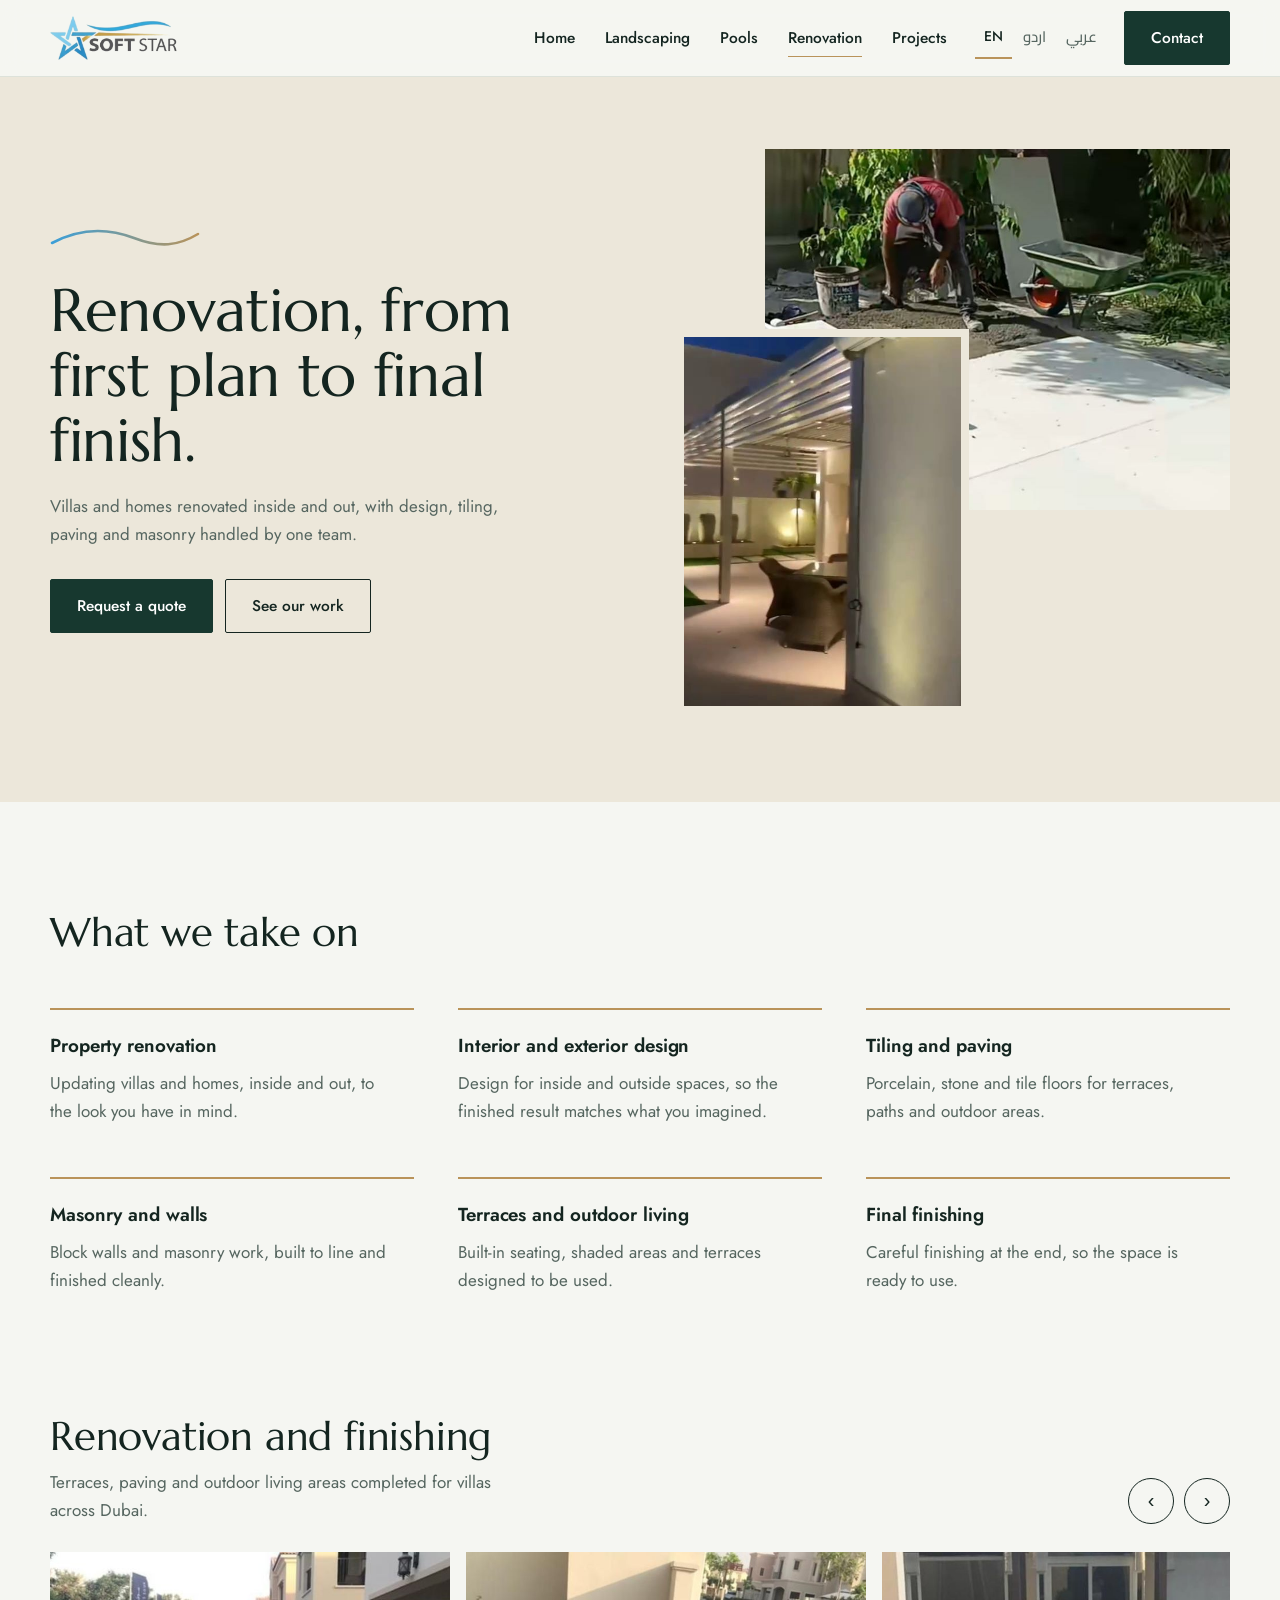
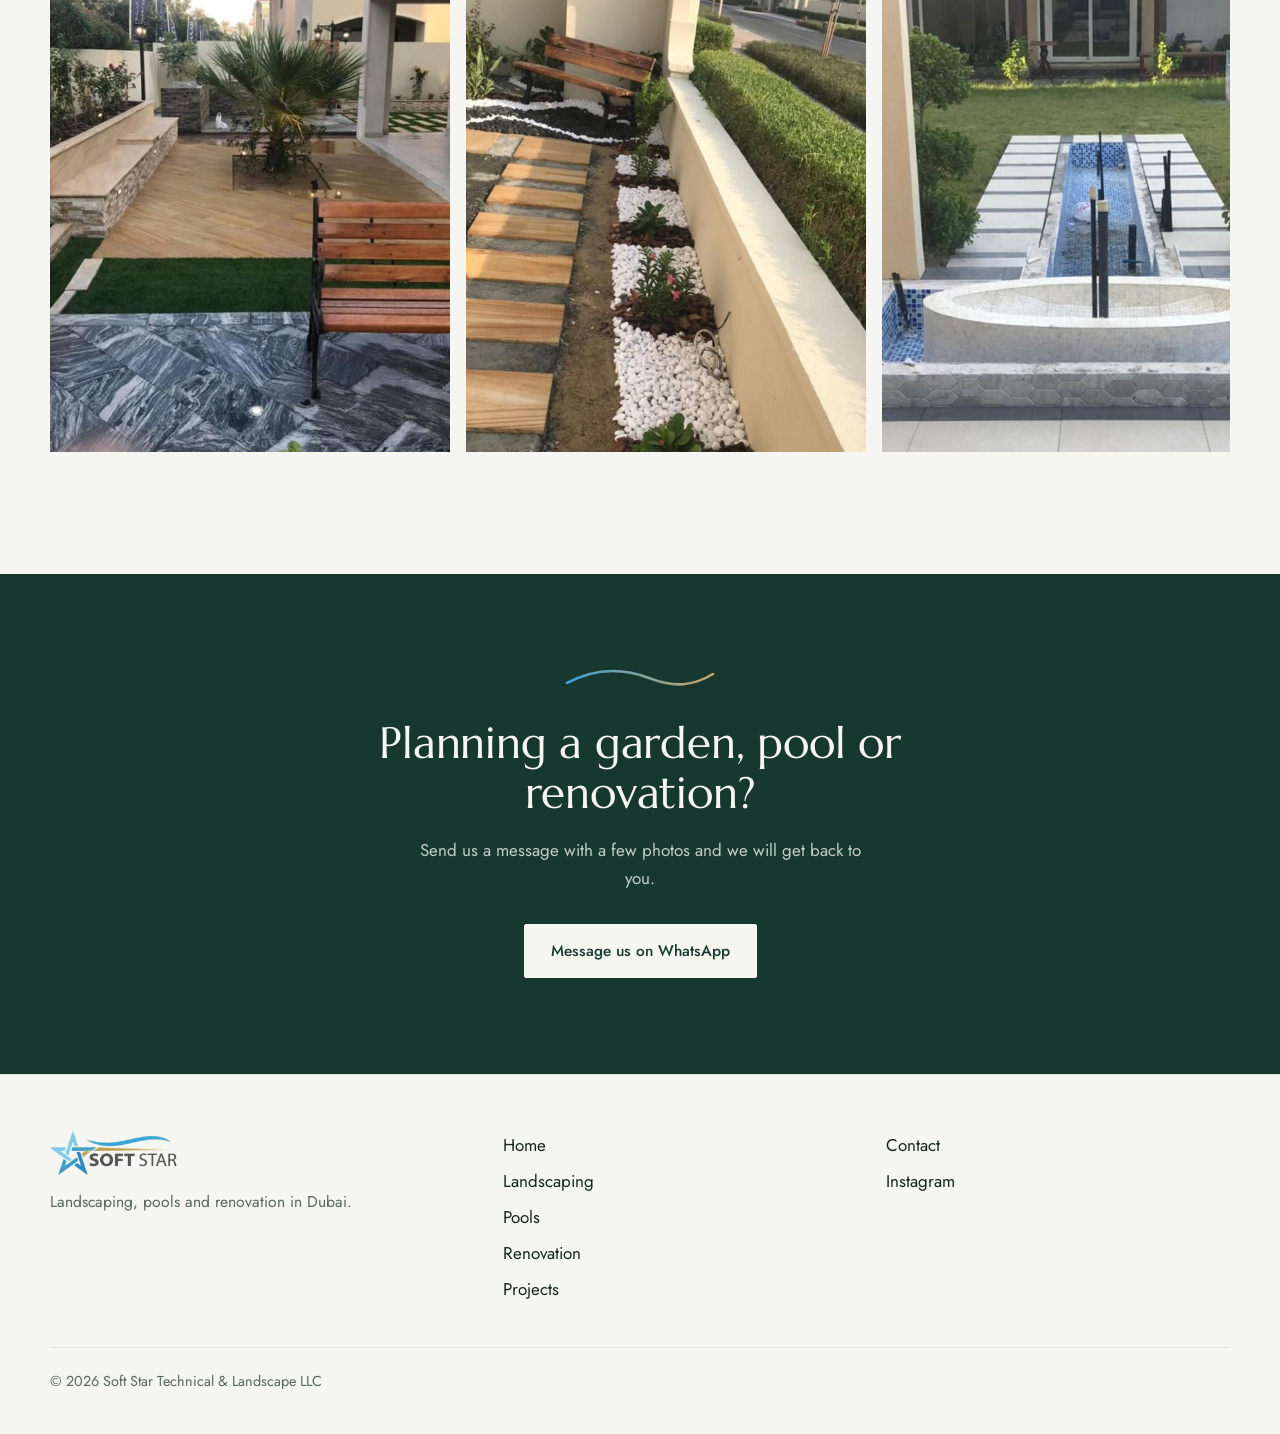
<file: renovation.html>
<!DOCTYPE html>
<html lang="en" dir="ltr">
<head>
<meta charset="utf-8">
<meta name="viewport" content="width=device-width, initial-scale=1, viewport-fit=cover">
<title>Renovation &amp; Fit-out in Dubai | Soft Star</title>
<meta name="description" content="Property renovation, interior and exterior design, tiling, paving and masonry for villas across Dubai, by Soft Star Technical &amp; Landscape LLC.">
<link rel="icon" type="image/png" href="logo-softstar-96.png">
<link rel="preconnect" href="https://fonts.googleapis.com">
<link rel="preconnect" href="https://fonts.gstatic.com" crossorigin>
<link href="https://fonts.googleapis.com/css2?family=Cairo:wght@400;600;700&family=Jost:wght@300;400;500;600&family=Marcellus&family=Noto+Nastaliq+Urdu:wght@400;600&display=swap" rel="stylesheet">
<link rel="stylesheet" href="style.css">
<style>
:root{--sandbg:#ECE7DA}
@media (prefers-color-scheme: dark){ :root:not([data-theme="light"]){--sandbg:#15221E} }
:root[data-theme="dark"]{--sandbg:#15221E}
.ren-hero{background:var(--sandbg);padding:72px 0 88px}
.ren-hero .wrap{display:grid;grid-template-columns:1fr 1fr;gap:72px;align-items:center}
.ren-hero h1{font-size:calc(clamp(2.4rem,4.7vw,4.1rem) * var(--h1-scale));line-height:1.08}
html[lang="ur"] .ren-hero h1{line-height:1.7}
.ren-hero .sub{margin-top:20px;color:var(--muted);max-width:46ch;font-size:1.06rem}
.ren-hero .cta{margin-top:30px;display:flex;flex-wrap:wrap;gap:12px}
.collage{position:relative;aspect-ratio:1/1.02}
.collage figure{margin:0;overflow:hidden;position:absolute;background:var(--line)}
.collage img{width:100%;height:100%;object-fit:cover}
.collage .c1{top:0;inset-inline-end:0;width:84%;aspect-ratio:4/3.1}
.collage .c2{bottom:0;inset-inline-start:0;width:50%;aspect-ratio:3/4;border:8px solid var(--sandbg);box-sizing:content-box;margin:0}
.ren-head{max-width:620px;margin-bottom:52px}
.ren-head h2{font-size:clamp(1.9rem,3.1vw,2.9rem);line-height:1.15}
html[lang="ur"] .ren-head h2{line-height:1.7}
.grid3{display:grid;grid-template-columns:repeat(3,1fr);gap:52px 44px}
.grid3 > div{border-top:2px solid var(--sand);padding-top:20px}
.grid3 h3{font-family:var(--f-body);font-size:1.18rem;font-weight:600}
.grid3 p{margin-top:8px;color:var(--muted);max-width:34ch}
.hs-top{display:flex;align-items:end;justify-content:space-between;gap:24px;margin-bottom:28px}
.hs-top h2{font-size:clamp(1.9rem,3.1vw,2.9rem);line-height:1.15}
html[lang="ur"] .hs-top h2{line-height:1.7}
.hs-top p{color:var(--muted);margin-top:8px;max-width:48ch}
.hs-btns{display:flex;gap:10px;flex:none}
.hs-btns button{width:46px;height:46px;border:1px solid var(--ink);background:transparent;color:var(--ink);border-radius:50%;font-size:20px;cursor:pointer}
.hs-btns button:hover{background:var(--ink);color:var(--bg)}
[dir="rtl"] .hs-btns button{scale:-1 1}
.hscroll{display:flex;gap:16px;overflow-x:auto;scroll-snap-type:x mandatory;padding-bottom:14px;scrollbar-width:thin}
.hscroll .tile{flex:0 0 min(78%,400px);aspect-ratio:4/5;margin:0;scroll-snap-align:start}
.hscroll .tile img{width:100%;height:100%;object-fit:cover}
@media (max-width:1000px){
  .ren-hero{padding:48px 0 56px}
  .ren-hero .wrap{grid-template-columns:1fr;gap:44px}
  .collage{max-width:520px;width:100%;margin-inline:auto}
  .grid3{grid-template-columns:repeat(2,1fr)}
}
@media (max-width:700px){
  .grid3{grid-template-columns:1fr;gap:34px}
  .hs-top{flex-direction:column;align-items:flex-start}
  .hscroll .tile{flex-basis:78%}
}
</style>
</head>
<body>

<header class="site-header">
  <div class="wrap bar">
    <a class="brand" href="index.html" aria-label="Soft Star"><img src="logo-softstar-420.png" alt="Soft Star"></a>
    <nav class="nav" id="nav" aria-label="Main">
      <!-- Links go to Home sections for now; they will point to their own pages once those are built. -->
      <a href="index.html" data-i18n="nav.home">Home</a>
      <a href="landscaping.html" data-i18n="nav.landscaping">Landscaping</a>
      <a href="pools.html" data-i18n="nav.pools">Pools</a>
      <a href="renovation.html" aria-current="page" data-i18n="nav.renovation">Renovation</a>
      <a href="projects.html" data-i18n="nav.projects">Projects</a>
      <a class="btn hide-d" href="contact.html" data-i18n="nav.contact" style="display:none">Contact</a>
    </nav>
    <div class="tools">
      <div class="lang" role="group" aria-label="Language">
        <button type="button" data-lang="en" aria-pressed="true">EN</button>
        <button type="button" data-lang="ur" lang="ur" aria-pressed="false">اردو</button>
        <button type="button" data-lang="ar" lang="ar" aria-pressed="false">عربي</button>
      </div>
      <a class="btn hide-m" href="contact.html" data-i18n="nav.contact">Contact</a>
      <a class="home-ico" href="index.html" data-i18n-label="nav.home" aria-label="Home"><svg width="20" height="20" viewBox="0 0 24 24" fill="none" stroke="currentColor" stroke-width="1.8" stroke-linecap="round" stroke-linejoin="round" aria-hidden="true"><path d="M3 11.5 12 4l9 7.5"/><path d="M5.5 10v9.5h13V10"/><path d="M10 19.5v-5h4v5"/></svg></a>
      <button class="burger" id="burger" type="button" aria-label="Menu" aria-expanded="false" aria-controls="nav"><span></span></button>
    </div>
  </div>
</header>

<main id="top">
  <section class="ren-hero">
    <div class="wrap">
      <div>
        <svg class="swoosh" viewBox="0 0 150 18" aria-hidden="true">
        <defs><linearGradient id="sw" x1="0" x2="1"><stop offset="0" stop-color="#3B9FD8"/><stop offset="1" stop-color="#B9935A"/></linearGradient></defs>
        <path d="M2 13 C 30 -2, 58 -2, 84 8 S 128 16, 148 4"/>
      </svg>
        <h1 data-i18n="ren.h1">Renovation, from first plan to final finish.</h1>
        <p class="sub" data-i18n="ren.sub">Villas and homes renovated inside and out, with design, tiling, paving and masonry handled by one team.</p>
        <div class="cta">
          <a class="btn wa" href="https://wa.me/971507698722" data-i18n="hero.cta1">Request a quote</a>
          <a class="btn ghost" href="#projects" data-i18n="hero.cta2">See our work</a>
        </div>
      </div>
      <div class="collage">
        <figure class="c1"><img src="tiles-work.jpg" alt="Our team laying large porcelain tiles" data-i18n-alt="svc3.alt" width="894" height="740"></figure>
        <figure class="c2"><img src="c-63.jpg" alt="Outdoor sitting area under a louvred pergola at night" data-i18n-alt="ren.a2" width="480" height="854"></figure>
      </div>
    </div>
  </section>

  <section class="section">
    <div class="wrap">
      <div class="ren-head"><h2 data-i18n="ren.inc.title">What we take on</h2></div>
      <div class="grid3">
        <div><h3 data-i18n="ren.r1.t">Property renovation</h3><p data-i18n="ren.r1.p">Updating villas and homes, inside and out, to the look you have in mind.</p></div>
          <div><h3 data-i18n="ren.r2.t">Interior and exterior design</h3><p data-i18n="ren.r2.p">Design for inside and outside spaces, so the finished result matches what you imagined.</p></div>
          <div><h3 data-i18n="ren.r3.t">Tiling and paving</h3><p data-i18n="ren.r3.p">Porcelain, stone and tile floors for terraces, paths and outdoor areas.</p></div>
          <div><h3 data-i18n="ren.r4.t">Masonry and walls</h3><p data-i18n="ren.r4.p">Block walls and masonry work, built to line and finished cleanly.</p></div>
          <div><h3 data-i18n="ren.r5.t">Terraces and outdoor living</h3><p data-i18n="ren.r5.p">Built-in seating, shaded areas and terraces designed to be used.</p></div>
          <div><h3 data-i18n="ren.r6.t">Final finishing</h3><p data-i18n="ren.r6.p">Careful finishing at the end, so the space is ready to use.</p></div>
      </div>
    </div>
  </section>

  <section class="section" id="projects" style="padding-top:12px">
    <div class="wrap">
      <div class="hs-top">
        <div>
          <h2 data-i18n="ren.gal.title">Renovation and finishing</h2>
          <p data-i18n="ren.gal.intro">Terraces, paving and outdoor living areas completed for villas across Dubai.</p>
        </div>
        <div class="hs-btns">
          <button type="button" id="hsp" aria-label="Previous">&#8249;</button>
          <button type="button" id="hsn" aria-label="Next">&#8250;</button>
        </div>
      </div>
      <div class="hscroll" id="gallery">
        <button class="tile " type="button"><img src="landscape-villa.jpg" alt="Villa garden with sandstone paving, a bench and lantern" data-i18n-alt="svc1.alt" loading="lazy"></button>
        <button class="tile " type="button"><img src="sandstone-steps.jpg" alt="Sandstone stepping stones and white pebble beds" data-i18n-alt="ren.a5" loading="lazy"></button>
        <button class="tile " type="button"><img src="fountain.jpg" alt="Tiled fountain and water channel" data-i18n-alt="g5.alt" loading="lazy"></button>
        <button class="tile " type="button"><img src="turf-pavers.jpg" alt="Artificial turf with white paving slabs" data-i18n-alt="g4.alt" loading="lazy"></button>
        <button class="tile " type="button"><img src="slate-fountain.jpg" alt="Stone path, white pebble beds and a slate fountain" data-i18n-alt="g1.alt" loading="lazy"></button>
        <button class="tile " type="button"><img src="c-45.jpg" alt="Terrace and pool edge beside a lit garden at night" data-i18n-alt="ren.a4" loading="lazy"></button>
      </div>
    </div>
  </section>

  <section class="band" id="contact">
    <div class="wrap">
      <svg class="swoosh" viewBox="0 0 150 18" aria-hidden="true">
        <defs><linearGradient id="sw2" x1="0" x2="1"><stop offset="0" stop-color="#3B9FD8"/><stop offset="1" stop-color="#C9A468"/></linearGradient></defs>
        <path d="M2 13 C 30 -2, 58 -2, 84 8 S 128 16, 148 4" style="stroke:url(#sw2)"/>
      </svg>
      <h2 data-i18n="cta.title">Planning a garden, pool or renovation?</h2>
      <p data-i18n="cta.text">Send us a message with a few photos and we will get back to you.</p>
      <a class="btn wa" href="https://wa.me/971507698722" data-i18n="cta.btn">Message us on WhatsApp</a>
    </div>
  </section>
  <script>
  (function(){
    var s=document.getElementById("gallery");
    function go(d){var rtl=document.documentElement.dir==="rtl";s.scrollBy({left:d*(rtl?-1:1)*Math.round(s.clientWidth*0.8),behavior:"smooth"});}
    document.getElementById("hsn").addEventListener("click",function(){go(1);});
    document.getElementById("hsp").addEventListener("click",function(){go(-1);});
  })();
  </script>
</main>

<footer>
  <div class="wrap">
    <div class="foot">
      <div>
        <a class="foot-logo" href="index.html" aria-label="Soft Star"><img src="logo-softstar-420.png" alt="Soft Star"></a>
        <p data-i18n="foot.line">Landscaping, pools and renovation in Dubai.</p>
      </div>
      <ul>
        <li><a href="index.html" data-i18n="nav.home">Home</a></li>
        <li><a href="landscaping.html" data-i18n="nav.landscaping">Landscaping</a></li>
        <li><a href="pools.html" data-i18n="nav.pools">Pools</a></li>
        <li><a href="renovation.html" aria-current="page" data-i18n="nav.renovation">Renovation</a></li>
        <li><a href="projects.html" data-i18n="nav.projects">Projects</a></li>
      </ul>
      <ul>
        <li><a class="" href="contact.html" data-i18n="nav.contact">Contact</a></li>
        <li><a href="https://www.instagram.com/softstardubai/" target="_blank" rel="noopener">Instagram</a></li>
      </ul>
    </div>
    <div class="legal">&copy; <span data-year>2026</span> Soft Star Technical &amp; Landscape LLC</div>
  </div>
</footer>

<div class="lb" id="lb" role="dialog" aria-modal="true" aria-label="Photo viewer">
  <button class="x" type="button" id="lbx" aria-label="Close">&times;</button>
  <button class="p" type="button" id="lbp" aria-label="Previous">&#8249;</button>
  <img id="lbimg" alt="" src="[data-uri]">
  <button class="n" type="button" id="lbn" aria-label="Next">&#8250;</button>
</div>

<script>window.PAGE_I18N={
 "en": {
  "title": "Renovation & Fit-out in Dubai | Soft Star",
  "ren.h1": "Renovation, from first plan to final finish.",
  "ren.sub": "Villas and homes renovated inside and out, with design, tiling, paving and masonry handled by one team.",
  "ren.inc.title": "What we take on",
  "ren.r1.t": "Property renovation",
  "ren.r1.p": "Updating villas and homes, inside and out, to the look you have in mind.",
  "ren.r2.t": "Interior and exterior design",
  "ren.r2.p": "Design for inside and outside spaces, so the finished result matches what you imagined.",
  "ren.r3.t": "Tiling and paving",
  "ren.r3.p": "Porcelain, stone and tile floors for terraces, paths and outdoor areas.",
  "ren.r4.t": "Masonry and walls",
  "ren.r4.p": "Block walls and masonry work, built to line and finished cleanly.",
  "ren.r5.t": "Terraces and outdoor living",
  "ren.r5.p": "Built-in seating, shaded areas and terraces designed to be used.",
  "ren.r6.t": "Final finishing",
  "ren.r6.p": "Careful finishing at the end, so the space is ready to use.",
  "ren.gal.title": "Renovation and finishing",
  "ren.gal.intro": "Terraces, paving and outdoor living areas completed for villas across Dubai.",
  "ren.a2": "Outdoor sitting area under a louvred pergola at night",
  "ren.a4": "Terrace and pool edge beside a lit garden at night",
  "ren.a5": "Sandstone stepping stones and white pebble beds"
 },
 "ur": {
  "title": "دبئی میں رینوویشن اور فِٹ آؤٹ | سافٹ اسٹار",
  "ren.h1": "رینوویشن، پہلے منصوبے سے آخری فنشنگ تک۔",
  "ren.sub": "ولاز اور گھروں کی اندر اور باہر سے رینوویشن، ڈیزائن، ٹائلنگ، فرش بندی اور چنائی ایک ہی ٹیم کے ہاتھوں۔",
  "ren.inc.title": "ہم کون سے کام کرتے ہیں",
  "ren.r1.t": "پراپرٹی رینوویشن",
  "ren.r1.p": "ولاز اور گھروں کی اندر اور باہر سے تجدید، آپ کی سوچ کے مطابق۔",
  "ren.r2.t": "اندرونی اور بیرونی ڈیزائن",
  "ren.r2.p": "اندر اور باہر کی جگہوں کا ڈیزائن، تاکہ تیار نتیجہ آپ کے تصور کے مطابق ہو۔",
  "ren.r3.t": "ٹائلنگ اور فرش بندی",
  "ren.r3.p": "ٹیرس، راستوں اور بیرونی حصوں کے لیے پورسلین، پتھر اور ٹائل کے فرش۔",
  "ren.r4.t": "چنائی اور دیواریں",
  "ren.r4.p": "بلاک کی دیواریں اور چنائی کا کام، سیدھ اور صاف فنشنگ کے ساتھ۔",
  "ren.r5.t": "ٹیرس اور بیرونی نشست گاہیں",
  "ren.r5.p": "بلٹ اِن نشستیں، سایہ دار حصے اور ٹیرس جو استعمال کے لیے بنائے جاتے ہیں۔",
  "ren.r6.t": "آخری فنشنگ",
  "ren.r6.p": "آخر میں باریک بینی سے فنشنگ، تاکہ جگہ استعمال کے لیے تیار ہو۔",
  "ren.gal.title": "رینوویشن اور فنشنگ",
  "ren.gal.intro": "دبئی بھر کے ولاز کے لیے مکمل کیے گئے ٹیرس، فرش اور بیرونی نشست گاہیں۔",
  "ren.a2": "رات کے وقت لوور والے پرگولا کے نیچے بیرونی نشست گاہ",
  "ren.a4": "رات کو روشن باغ کے ساتھ ٹیرس اور پول کا کنارہ",
  "ren.a5": "سینڈ اسٹون کے قدم دان اور سفید کنکروں کی کیاریاں"
 },
 "ar": {
  "title": "التجديد والتشطيبات في دبي | سوفت ستار",
  "ren.h1": "تجديد، من الخطة الأولى حتى اللمسة الأخيرة.",
  "ren.sub": "تجديد الفلل والمنازل من الداخل والخارج، مع التصميم والتبليط والأرضيات وأعمال البناء بيد فريق واحد.",
  "ren.inc.title": "الأعمال التي نتولاها",
  "ren.r1.t": "تجديد العقارات",
  "ren.r1.p": "تحديث الفلل والمنازل من الداخل والخارج بما يتوافق مع تصورك.",
  "ren.r2.t": "التصميم الداخلي والخارجي",
  "ren.r2.p": "تصميم للمساحات الداخلية والخارجية ليأتي الناتج النهائي كما تخيلته.",
  "ren.r3.t": "التبليط والأرضيات",
  "ren.r3.p": "أرضيات من البورسلين والحجر والبلاط للتراسات والممرات والمساحات الخارجية.",
  "ren.r4.t": "أعمال البناء والجدران",
  "ren.r4.p": "جدران من البلوك وأعمال بناء، تُنفَّذ باستقامة وتشطيب نظيف.",
  "ren.r5.t": "التراسات والجلسات الخارجية",
  "ren.r5.p": "مقاعد مدمجة ومساحات مظللة وتراسات مصممة للاستخدام الفعلي.",
  "ren.r6.t": "التشطيب النهائي",
  "ren.r6.p": "تشطيب دقيق في النهاية لتكون المساحة جاهزة للاستخدام.",
  "ren.gal.title": "التجديد والتشطيب",
  "ren.gal.intro": "تراسات وأرضيات ومساحات معيشة خارجية أُنجزت لفلل في أنحاء دبي.",
  "ren.a2": "جلسة خارجية تحت برجولة بشرائح ليلًا",
  "ren.a4": "تراس وحافة مسبح بجانب حديقة مضاءة ليلًا",
  "ren.a5": "أحجار رملية للمشي وأحواض بحصى أبيض"
 }
};</script>
<script src="app.js"></script>
</body>
</html>
</file>
<file: style.css>
:root{
  box-sizing:border-box;
  padding-top:env(safe-area-inset-top,0px);
  padding-bottom:env(safe-area-inset-bottom,0px);
  --bg:#F5F6F2; --surface:#FFFFFF; --ink:#142520; --muted:#566660; --line:#DDE2DA;
  --btn-bg:#17382F; --btn-ink:#FFFFFF; --band:#17382F; --band-ink:#F5F6F2;
  --aqua:#3B9FD8; --sand:#B9935A;
  --f-display:"Marcellus","Times New Roman",Georgia,serif;
  --f-body:"Jost","Helvetica Neue",Arial,sans-serif;
  --lh-body:1.65; --h1-scale:1;
}
@media (prefers-color-scheme: dark){
  :root:not([data-theme="light"]){
    --bg:#0E1815; --surface:#13211D; --ink:#EEF1EC; --muted:#A5B3AC; --line:#26362F;
    --btn-bg:#C9A468; --btn-ink:#14211D; --band:#0A1210; --band-ink:#EEF1EC;
  }
}
:root[data-theme="dark"]{
  --bg:#0E1815; --surface:#13211D; --ink:#EEF1EC; --muted:#A5B3AC; --line:#26362F;
  --btn-bg:#C9A468; --btn-ink:#14211D; --band:#0A1210; --band-ink:#EEF1EC;
}
html[lang="ar"]{ --f-display:"Cairo","Segoe UI",Tahoma,sans-serif; --f-body:"Cairo","Segoe UI",Tahoma,sans-serif; --lh-body:1.8; --h1-scale:.86; }
html[lang="ur"]{ --f-display:"Noto Nastaliq Urdu","Noto Naskh Arabic","Segoe UI",serif; --f-body:"Noto Nastaliq Urdu","Noto Naskh Arabic","Segoe UI",serif; --lh-body:2.15; --h1-scale:.72; }

*,*::before,*::after{box-sizing:inherit}
html{scroll-behavior:smooth;scroll-padding-top:calc(env(safe-area-inset-top,0px) + 84px);-webkit-text-size-adjust:100%}
body{margin:0;background:var(--bg);color:var(--ink);font-family:var(--f-body);font-size:17px;line-height:var(--lh-body);-webkit-font-smoothing:antialiased}
img{display:block;max-width:100%}
a{color:inherit}
h1,h2,h3{font-family:var(--f-display);font-weight:400;margin:0;letter-spacing:-.005em}
html[lang="ar"] h1,html[lang="ar"] h2,html[lang="ar"] h3{font-weight:600;letter-spacing:0}
html[lang="ur"] h1,html[lang="ur"] h2,html[lang="ur"] h3{letter-spacing:0}
p{margin:0}
:focus-visible{outline:2px solid var(--aqua);outline-offset:3px}
.wrap{width:min(1180px,100% - 48px);margin-inline:auto}

/* header */
.site-header{position:sticky;top:env(safe-area-inset-top,0px);z-index:50;background:color-mix(in srgb,var(--bg) 93%,transparent);backdrop-filter:blur(10px);-webkit-backdrop-filter:blur(10px);border-bottom:1px solid var(--line)}
.bar{display:flex;align-items:center;gap:28px;min-height:76px}
.brand{display:flex;align-items:center;flex:none;text-decoration:none}
.brand img{height:44px;width:auto}
:root[data-theme="dark"] .brand img,
:root[data-theme="dark"] .foot-logo img{background:#F5F6F2;padding:6px 10px;border-radius:2px}
@media (prefers-color-scheme: dark){
  :root:not([data-theme="light"]) .brand img,
  :root:not([data-theme="light"]) .foot-logo img{background:#F5F6F2;padding:6px 10px;border-radius:2px}
}
.nav{display:flex;align-items:center;gap:30px;margin-inline-start:auto}
.nav a{text-decoration:none;font-size:15.5px;font-weight:500;color:var(--ink);padding:6px 0;border-bottom:1px solid transparent}
.nav a:hover,.nav a[aria-current="page"]{border-bottom-color:var(--sand)}
.tools{display:flex;align-items:center;gap:18px}
.lang{display:flex;align-items:center;gap:2px}
.lang button{font:inherit;font-size:14px;font-weight:500;background:none;border:0;color:var(--muted);padding:8px 9px;cursor:pointer;border-bottom:2px solid transparent}
.lang button[aria-pressed="true"]{color:var(--ink);border-bottom-color:var(--sand)}
.lang button[data-lang="ar"],.lang button[data-lang="ur"]{font-family:"Cairo","Noto Naskh Arabic",sans-serif;font-size:15px}
.btn{display:inline-block;font-family:var(--f-body);font-size:15.5px;font-weight:500;text-decoration:none;background:var(--btn-bg);color:var(--btn-ink);padding:13px 26px;border-radius:2px;border:1px solid var(--btn-bg);cursor:pointer;transition:background-color .2s,color .2s}
.btn:hover{background:transparent;color:var(--ink)}
.btn.ghost{background:transparent;color:var(--ink);border-color:var(--ink)}
.btn.ghost:hover{background:var(--ink);color:var(--bg)}
.home-ico{display:none;align-items:center;justify-content:center;width:44px;height:44px;border:1px solid var(--line);border-radius:2px;color:var(--ink);text-decoration:none;flex:none}
.burger{display:none;background:none;border:1px solid var(--line);border-radius:2px;width:44px;height:44px;cursor:pointer;color:var(--ink)}
.burger span,.burger span::before,.burger span::after{display:block;width:18px;height:2px;background:currentColor;margin:auto;position:relative;content:""}
.burger span::before{position:absolute;top:-6px;left:0}
.burger span::after{position:absolute;top:6px;left:0}

/* hero */
.hero{position:relative;overflow:hidden;background:#0c1b17}
.hero-img{width:100%;height:clamp(520px,82vh,780px);object-fit:cover;object-position:center 38%;animation:settle 2.6s cubic-bezier(.2,.7,.2,1) both}
@keyframes settle{from{transform:scale(1.07)}to{transform:scale(1)}}
.hero-panel{position:absolute;bottom:0;left:max(24px,calc((100vw - 1180px)/2));width:min(580px,calc(100% - 48px));background:var(--bg);padding:46px 48px 44px}
.swoosh{width:150px;height:18px;margin-bottom:22px;overflow:visible}
.swoosh path{fill:none;stroke:url(#sw);stroke-width:2.6;stroke-linecap:round;stroke-dasharray:260;stroke-dashoffset:260;animation:draw 1.8s .5s cubic-bezier(.4,.1,.2,1) forwards}
@keyframes draw{to{stroke-dashoffset:0}}
[dir="rtl"] .swoosh{transform:scaleX(-1)}
.hero h1{font-size:calc(clamp(2.3rem,4.3vw,3.9rem) * var(--h1-scale));line-height:1.1}
html[lang="ur"] .hero h1{line-height:1.7}
.hero .sub{margin-top:18px;color:var(--muted);font-size:1.04rem;max-width:46ch}
.hero .cta{margin-top:30px;display:flex;flex-wrap:wrap;gap:12px}

/* stats */
.stats{display:grid;grid-template-columns:repeat(3,1fr);border-bottom:1px solid var(--line)}
.stat{padding:42px 16px 38px;text-align:center}
.stat + .stat{border-inline-start:1px solid var(--line)}
.stat b{display:block;direction:ltr;unicode-bidi:isolate;font-family:"Marcellus","Times New Roman",serif;font-weight:400;font-size:clamp(2.2rem,4vw,3.3rem);line-height:1.1}
.stat span{display:block;margin-top:8px;color:var(--muted);font-size:.98rem}

/* sections */
.section{padding:108px 0}
.section-head{display:grid;grid-template-columns:1.1fr 1fr;gap:48px;align-items:end;margin-bottom:56px}
.section-head h2,.about h2{font-size:clamp(1.9rem,3.1vw,2.9rem);line-height:1.15}
html[lang="ur"] .section-head h2,html[lang="ur"] .about h2{line-height:1.7}
.section-head p{color:var(--muted)}

/* services */
.svc-grid{display:grid;grid-template-columns:repeat(3,1fr);gap:40px}
.svc figure{margin:0 0 22px;aspect-ratio:4/5;overflow:hidden;background:var(--line)}
.svc img{width:100%;height:100%;object-fit:cover}
.svc h3{font-size:1.7rem;line-height:1.2}
html[lang="ur"] .svc h3{line-height:1.7}
.svc p{margin-top:10px;color:var(--muted);max-width:36ch}
.svc a.more{display:inline-block;margin-top:16px;font-weight:500;text-decoration:none;border-bottom:1px solid var(--sand);padding-bottom:2px}
@media (min-width:901px){ .svc:nth-child(2){margin-top:64px} }

/* about */
.about-wrap{background:var(--surface);border-top:1px solid var(--line);border-bottom:1px solid var(--line)}
.about{display:grid;grid-template-columns:300px 1fr;gap:72px;align-items:start}
.owner{text-align:center}
.owner img{width:260px;height:260px;border-radius:50%;margin-inline:auto;object-fit:cover}
.owner figcaption{margin-top:16px;color:var(--muted);font-size:.98rem}
.about .lead{margin-top:20px;max-width:62ch;color:var(--muted)}
.why{margin-top:48px;display:grid;grid-template-columns:1fr 1fr;gap:0 44px}
.why div{border-top:1px solid var(--line);padding:22px 0 26px}
.why h3{font-family:var(--f-body);font-size:1.08rem;font-weight:600}
html[lang="ur"] .why h3,html[lang="ar"] .why h3{font-family:var(--f-body)}
.why p{margin-top:6px;color:var(--muted);font-size:.98rem}

/* projects */
.masonry{column-count:3;column-gap:16px}
.tile{display:block;width:100%;margin:0 0 16px;padding:0;border:0;background:var(--line);cursor:zoom-in;break-inside:avoid;overflow:hidden}
.tile img{width:100%;height:auto}
.proj-foot{margin-top:40px;text-align:center}

/* cta */
.band{background:var(--band);color:var(--band-ink);padding:96px 0;text-align:center}
.band .swoosh{margin-inline:auto;stroke-dashoffset:0}
.band .swoosh path{animation:none;stroke-dashoffset:0}
.band h2{font-size:clamp(1.9rem,3.4vw,3rem);line-height:1.15;max-width:20ch;margin-inline:auto}
html[lang="ur"] .band h2{line-height:1.7}
.band p{margin:18px auto 0;max-width:46ch;color:color-mix(in srgb,var(--band-ink) 78%,transparent)}
.band .btn{margin-top:32px;background:var(--band-ink);color:var(--band);border-color:var(--band-ink)}
.band .btn:hover{background:transparent;color:var(--band-ink)}

/* footer */
footer{padding:56px 0 40px;border-top:1px solid var(--line)}
.foot{display:grid;grid-template-columns:1.2fr 1fr 1fr;gap:40px;align-items:start}
.foot-logo img{height:44px;width:auto}
.foot p{margin-top:14px;color:var(--muted);max-width:34ch;font-size:.98rem}
.foot ul{list-style:none;margin:0;padding:0;display:grid;gap:8px}
.foot a{text-decoration:none}
.foot a:hover{text-decoration:underline;text-underline-offset:3px}
.legal{margin-top:44px;padding-top:22px;border-top:1px solid var(--line);color:var(--muted);font-size:.9rem}

/* lightbox */
.lb{position:fixed;inset:0;z-index:100;background:rgba(8,14,12,.93);display:none;align-items:center;justify-content:center;padding:24px}
.lb.open{display:flex}
.lb img{max-width:92vw;max-height:86vh;width:auto;height:auto;object-fit:contain}
.lb button{position:absolute;background:rgba(255,255,255,.12);color:#fff;border:0;width:48px;height:48px;border-radius:50%;font-size:22px;cursor:pointer}
.lb button:hover{background:rgba(255,255,255,.24)}
.lb .x{top:max(18px,env(safe-area-inset-top,0px));inset-inline-end:18px}
.lb .p{inset-inline-start:18px;top:50%;transform:translateY(-50%)}
.lb .n{inset-inline-end:18px;top:50%;transform:translateY(-50%)}
[dir="rtl"] .lb .p,[dir="rtl"] .lb .n{scale:-1 1}

/* responsive */
@media (max-width:1180px){ .nav{gap:20px} .nav a{font-size:15px} .bar{gap:16px} }
@media (max-width:1000px){
  .section{padding:84px 0}
  .about{grid-template-columns:1fr;gap:36px}
  .masonry{column-count:2}
}
@media (max-width:900px){
  .home-ico{display:flex}
  .burger{display:block}
  .nav{position:absolute;top:100%;inset-inline:0;background:var(--bg);flex-direction:column;align-items:stretch;gap:0;padding:8px 24px 20px;border-bottom:1px solid var(--line);display:none;margin:0}
  .nav.open{display:flex}
  .nav a{padding:14px 0;border-bottom:1px solid var(--line);font-size:17px}
  .nav .btn{margin-top:16px;text-align:center}
  .bar{gap:12px}
  .tools{margin-inline-start:auto;gap:8px}
  .hide-m{display:none}
  .section-head{grid-template-columns:1fr;gap:14px;margin-bottom:40px}
  .svc-grid{grid-template-columns:1fr;gap:48px}
  .svc figure{aspect-ratio:4/3}
  .hero-img{height:clamp(320px,54vh,460px)}
  .hero-panel{position:static;width:100%;padding:34px 24px 38px}
  .stat{padding:30px 8px 26px}
  .stat span{font-size:.88rem}
  .foot{grid-template-columns:1fr;gap:28px}
}
@media (max-width:560px){
  .why{grid-template-columns:1fr}
  .masonry{column-gap:10px}
  .tile{margin-bottom:10px}
  .brand img{height:38px}
  .lang button{padding:8px 6px;font-size:13px}
}
@media (max-width:420px){
  .wrap{width:min(1180px,100% - 32px)}
  .bar{gap:8px}
  .tools{gap:6px}
  .brand img{height:32px}
  .lang button{padding:8px 4px;font-size:12.5px}
  .lang button[data-lang="ar"],.lang button[data-lang="ur"]{font-size:13.5px}
  .home-ico,.burger{width:40px;height:40px}
}
@media (prefers-reduced-motion:reduce){
  .hero-img{animation:none}
  .swoosh path{animation:none;stroke-dashoffset:0}
  html{scroll-behavior:auto}
}
</file>
